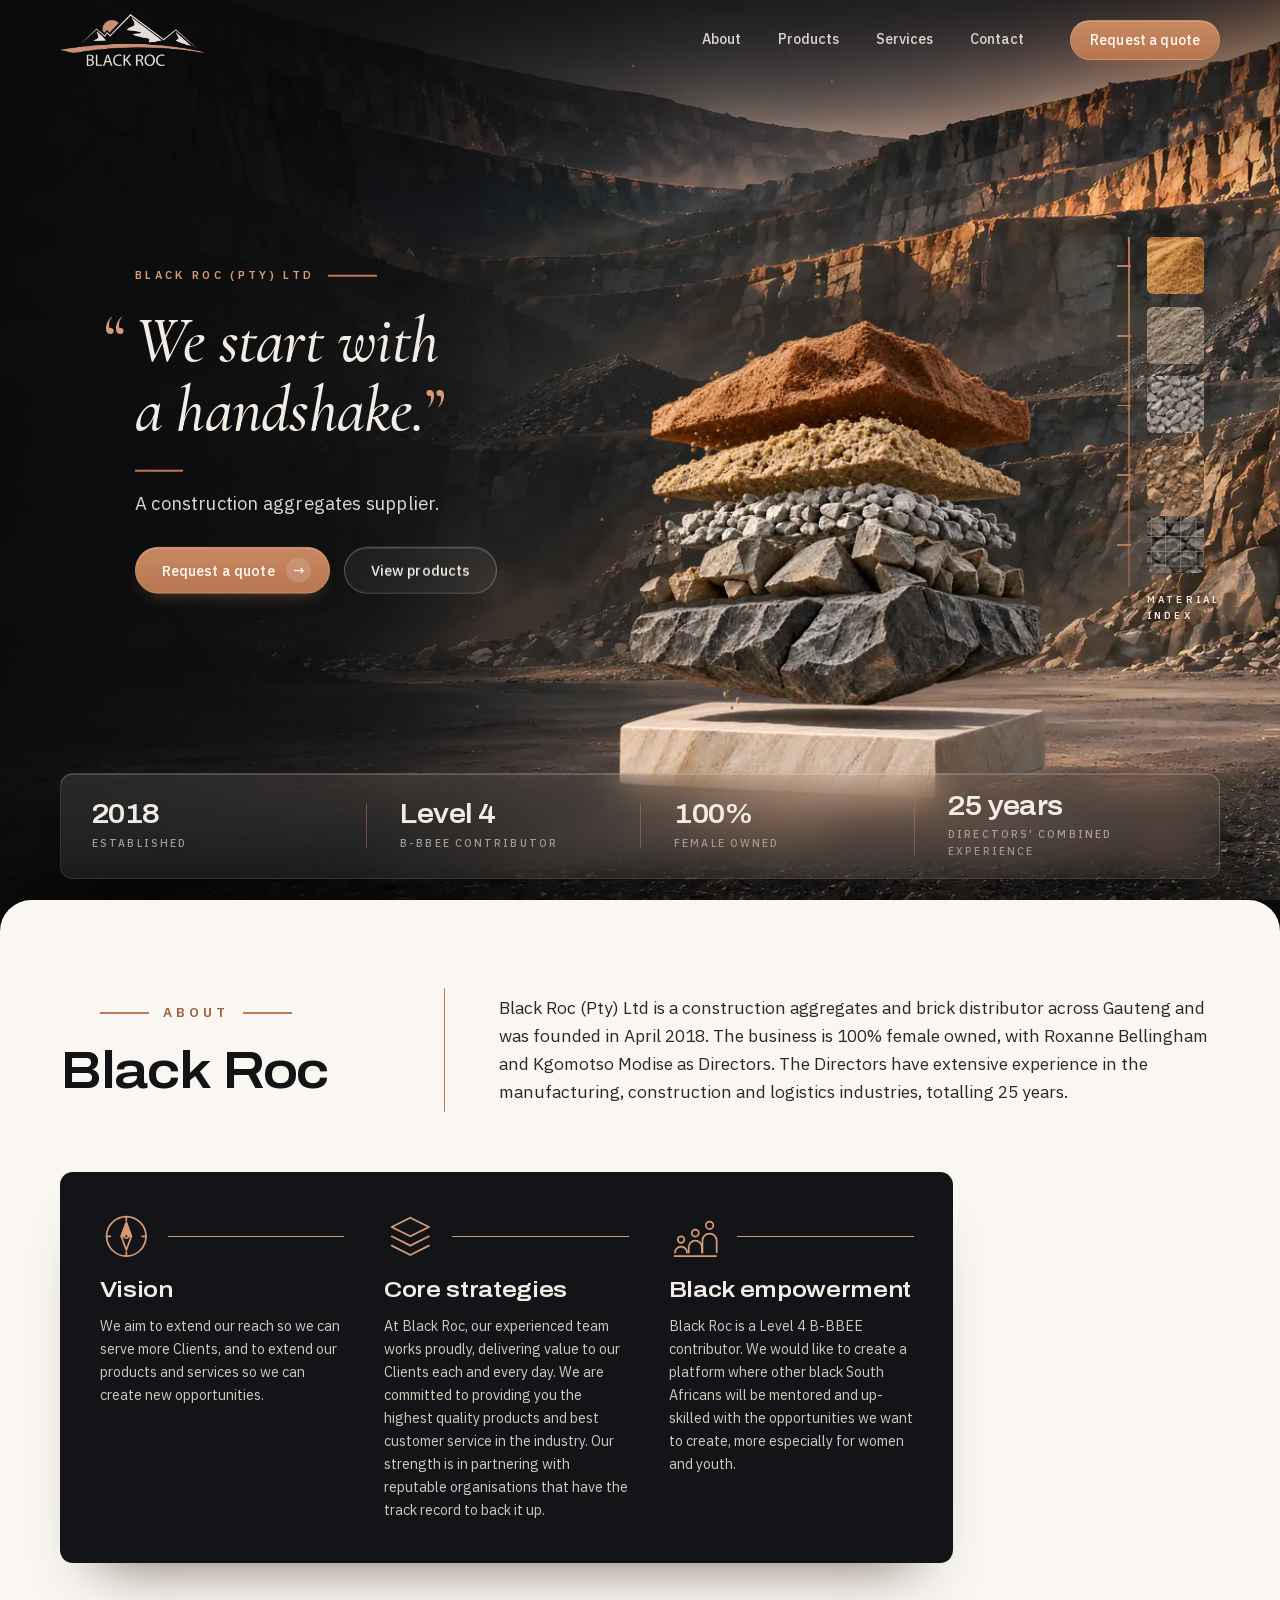
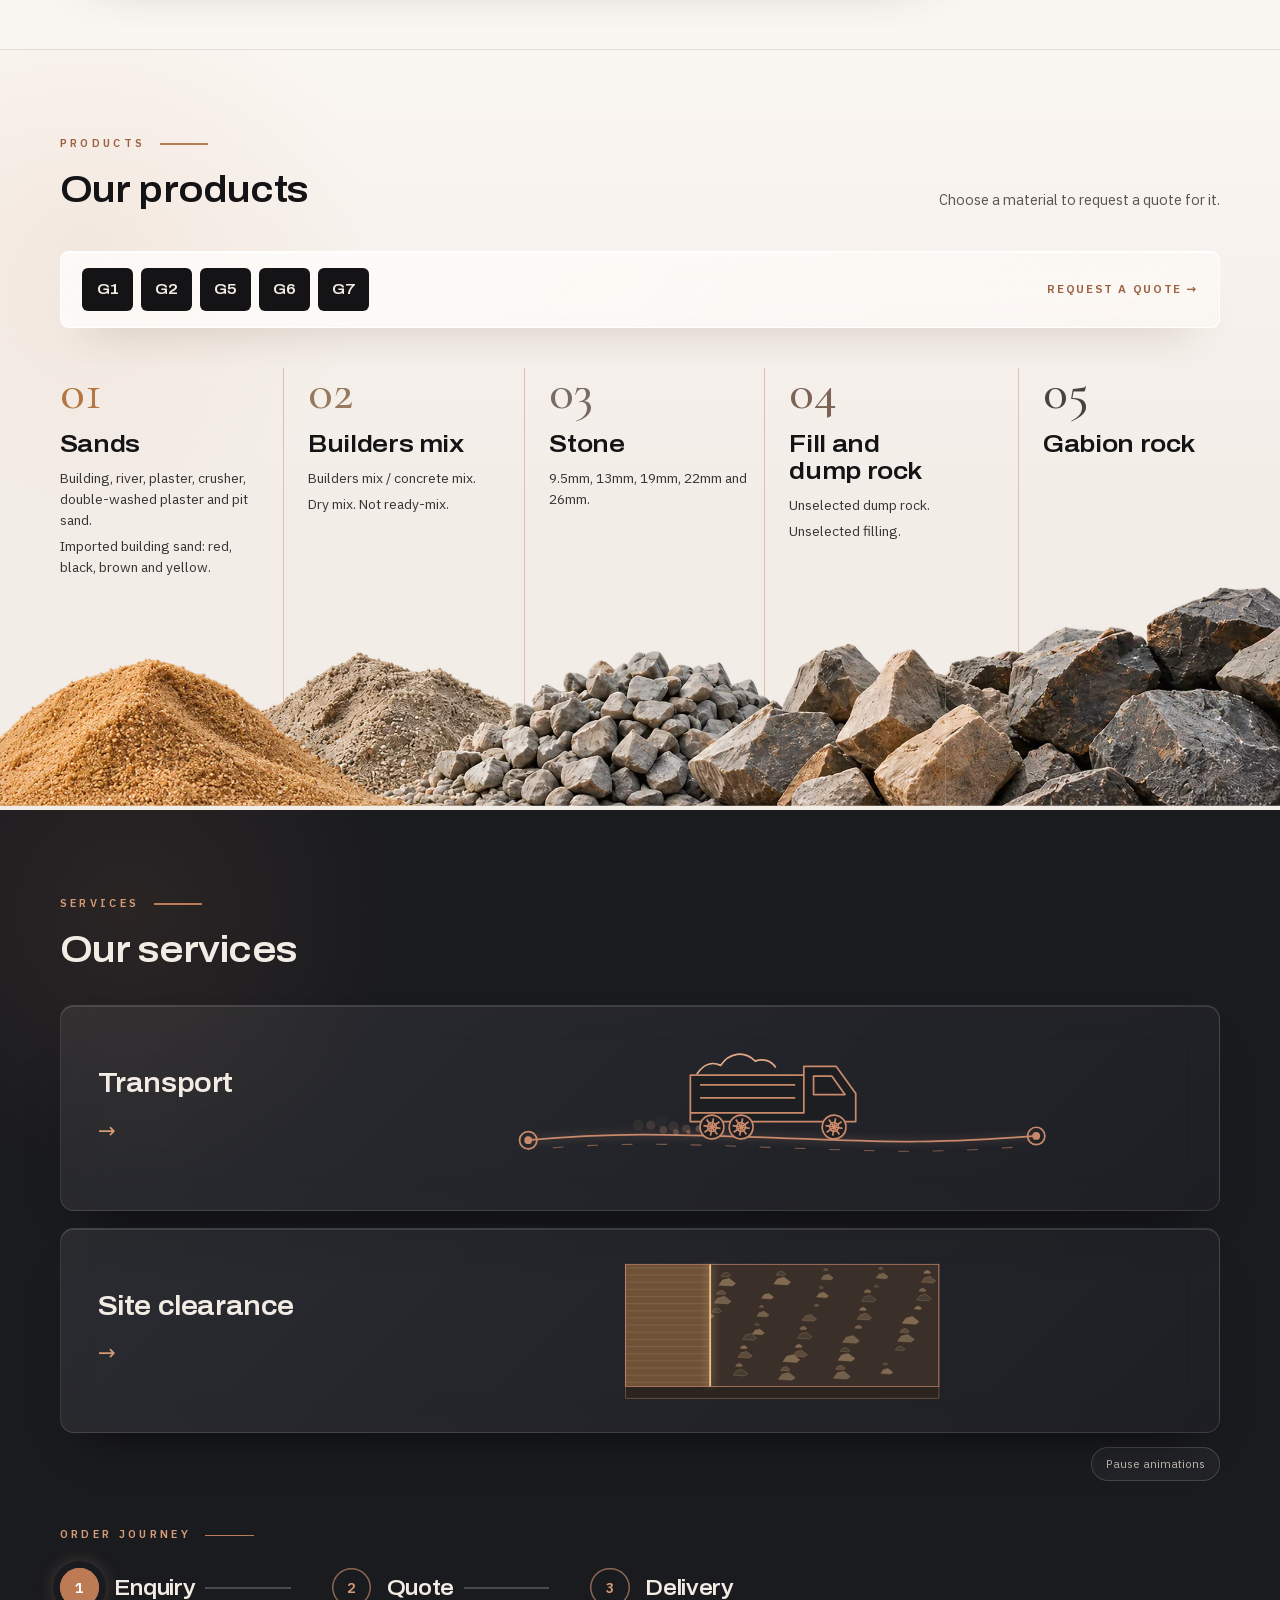
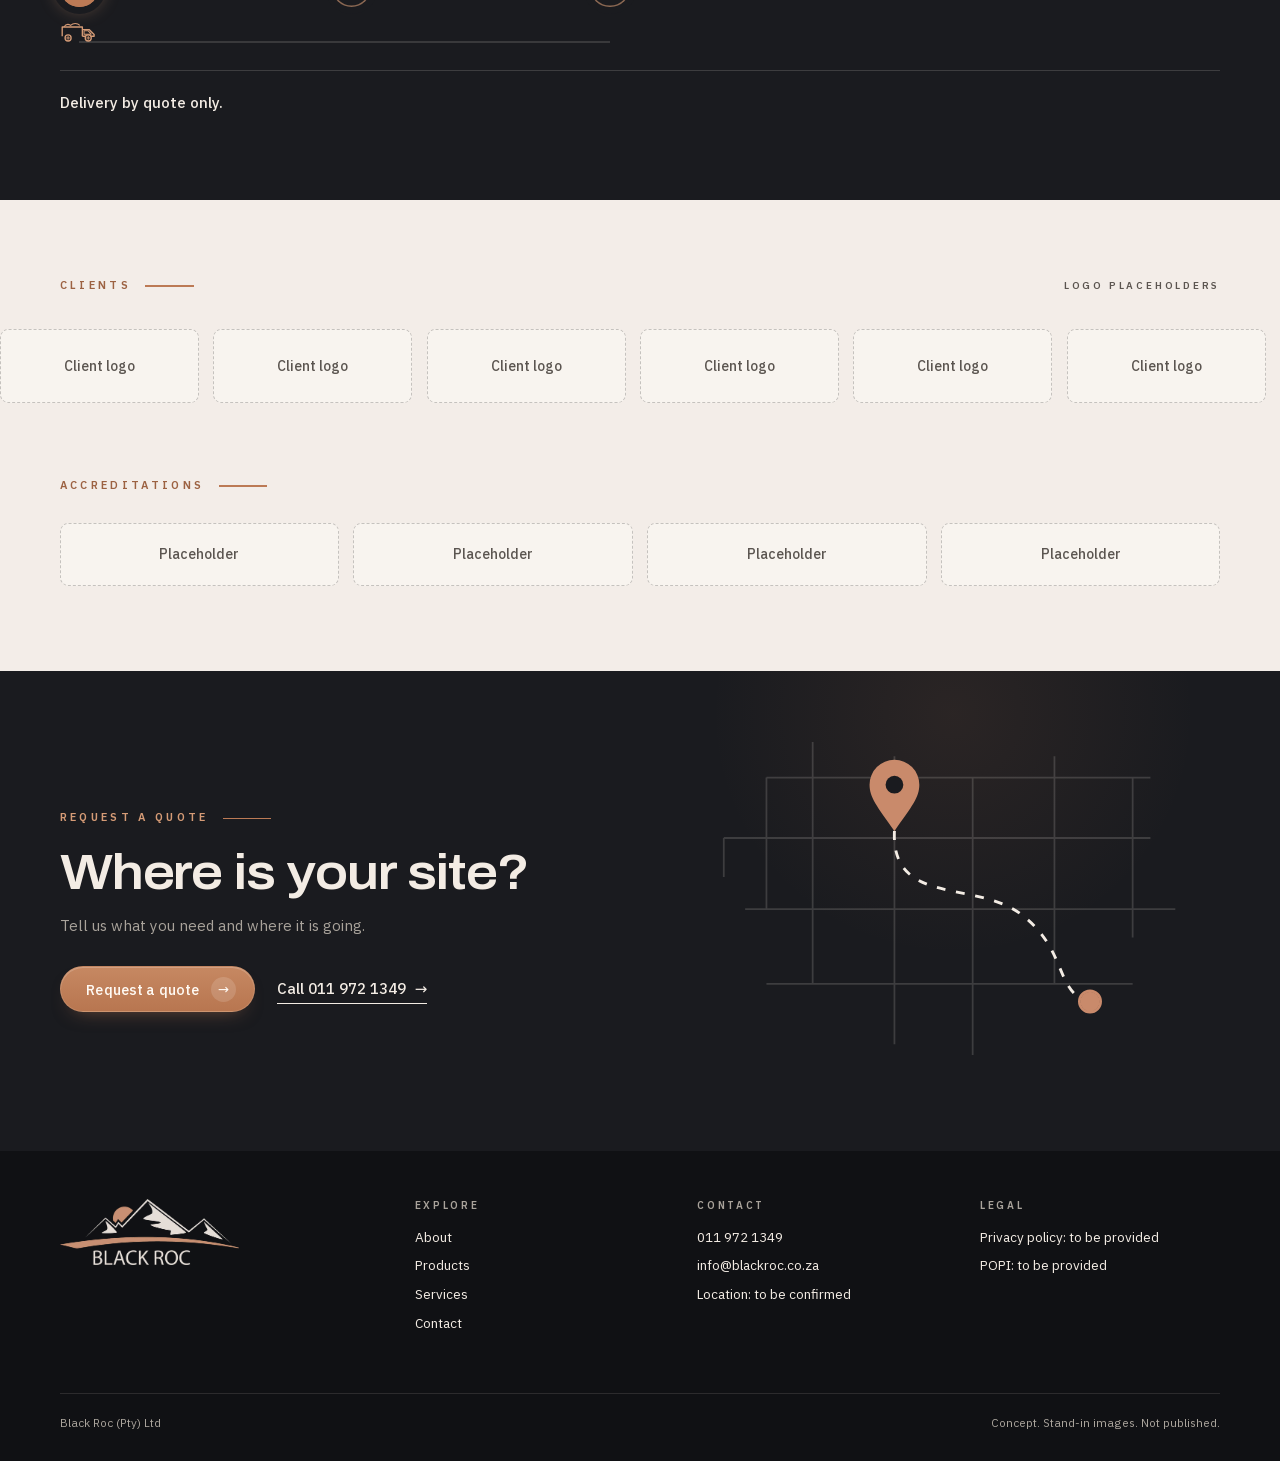
<file: index.html>
<!doctype html>
<html lang="en">
<head>
<meta charset="utf-8">
<meta name="viewport" content="width=device-width,initial-scale=1,viewport-fit=cover">
<meta name="robots" content="noindex, nofollow">
<meta name="theme-color" content="#131316">
<title>Black Roc | A construction aggregates supplier</title>
<meta name="description" content="Black Roc (Pty) Ltd is a construction aggregates and brick distributor across Gauteng: sands, builders mix, stone, fill, dump rock and gabion rock, with transport and site clearance.">
<link rel="icon" href="assets/logo/blackroc-logo.png">
<link rel="preload" href="assets/fonts/archivo-normal-latin.woff2" as="font" type="font/woff2" crossorigin><link rel="preload" href="assets/fonts/ibm-plex-sans-normal-latin.woff2" as="font" type="font/woff2" crossorigin><link rel="preload" href="assets/fonts/cormorant-garamond-italic-latin.woff2" as="font" type="font/woff2" crossorigin>
<script>if(/[?&]theme=light/.test(location.search))document.documentElement.classList.add("light");document.documentElement.classList.add("about-inv")</script>
<link rel="stylesheet" href="css/site.css?v=44">
</head>
<body>
<a class="skip" href="#main">Skip to content</a>
<header class="head">
  <a class="logo" href="index.html" aria-label="Black Roc, home"><img src="assets/logo/blackroc-logo-light-480.webp" alt="Black Roc" width="480" height="175"></a>
  <nav aria-label="Main">
    <a href="index.html#about">About</a><a href="index.html#products">Products</a><a href="index.html#services">Services</a><a href="contact.html">Contact</a>
    <a class="btn copper" href="contact.html"><span>Request a quote</span></a>
  </nav>
  <button class="burger" aria-label="Menu" aria-expanded="false"><i></i><i></i><i></i></button>
</header>
<nav class="sheet" aria-label="Menu">
  <div><a class="big" href="index.html"><em>01</em>Home</a><a class="big" href="index.html#about"><em>02</em>About</a><a class="big" href="index.html#products"><em>03</em>Products</a><a class="big" href="index.html#services"><em>04</em>Services</a><a class="big" href="contact.html"><em>05</em>Contact</a></div>
  <p>Black Roc (Pty) Ltd<br>011 972 1349<br>info@blackroc.co.za</p>
</nav>
<div class="dock">
  <a class="btn line" href="tel:0119721349"><svg viewBox="0 0 24 24" fill="currentColor" aria-hidden="true"><path d="M6.6 10.8a15 15 0 0 0 6.6 6.6l2.2-2.2a1 1 0 0 1 1-.25c1.1.37 2.3.57 3.6.57a1 1 0 0 1 1 1V20a1 1 0 0 1-1 1A17 17 0 0 1 3 4a1 1 0 0 1 1-1h3.5a1 1 0 0 1 1 1c0 1.25.2 2.45.57 3.57a1 1 0 0 1-.25 1z"/></svg><span>011 972 1349</span></a>
  <a class="btn copper" href="contact.html"><span>Request a quote</span></a>
</div>

<main id="main">
<section class="hero" id="top">
  <div class="stage"><div class="floor"></div></div><div class="beam"></div><canvas id="dust" aria-hidden="true"></canvas><div class="cover" aria-hidden="true"></div>
  <div class="copy">
    <div class="eyebrow">Black Roc (Pty) Ltd</div>
    <blockquote class="quote-line"><span class="q open" aria-hidden="true">“</span><span class="l"><span><span class="m-q" hidden>“</span>We start with</span></span><span class="l"><span>a handshake.<span class="q">”</span></span></span></blockquote>
    <div class="rule"></div>
    <h1>A construction aggregates supplier.</h1>
    <div class="cta"><a class="btn copper" href="contact.html"><span>Request a quote</span><span class="ar" aria-hidden="true">→</span></a><a class="btn line" href="#products"><span>View products</span></a></div>
  </div>
  <div class="art stk2" id="art" role="group" aria-label="Material stack (illustrative): hover or tap a layer">
    <img class="piece" data-k="1" src="assets/h2/01-sands.webp" srcset="assets/h2/01-sands-480.webp 480w, assets/h2/01-sands-720.webp 720w, assets/h2/01-sands.webp 1000w" sizes="(max-width:860px) 80vw, 37vw" width="1000" height="1168" fetchpriority="high" alt="" draggable="false" style="top:-5.4393%;--i:0">
    <img class="piece" data-k="2" src="assets/h2/02-builders-mix.webp" srcset="assets/h2/02-builders-mix-480.webp 480w, assets/h2/02-builders-mix-720.webp 720w, assets/h2/02-builders-mix.webp 1000w" sizes="(max-width:860px) 80vw, 37vw" width="1000" height="1168" fetchpriority="high" alt="" draggable="false" style="top:-6.6109%;--i:1">
    <img class="piece" data-k="3" src="assets/h2/03-stone.webp" srcset="assets/h2/03-stone-480.webp 480w, assets/h2/03-stone-720.webp 720w, assets/h2/03-stone.webp 1000w" sizes="(max-width:860px) 80vw, 37vw" width="1000" height="1168" fetchpriority="high" alt="" draggable="false" style="top:-7.4477%;--i:2">
    <img class="piece" data-k="4" src="assets/h2/04-fill-and-dump-rock.webp" srcset="assets/h2/04-fill-and-dump-rock-480.webp 480w, assets/h2/04-fill-and-dump-rock-720.webp 720w, assets/h2/04-fill-and-dump-rock.webp 1000w" sizes="(max-width:860px) 80vw, 37vw" width="1000" height="1168" fetchpriority="high" alt="" draggable="false" style="top:-10.7113%;--i:3">
    <img class="piece" data-k="5" src="assets/h2/05-gabion-rock.webp" srcset="assets/h2/05-gabion-rock-480.webp 480w, assets/h2/05-gabion-rock-720.webp 720w, assets/h2/05-gabion-rock.webp 1000w" sizes="(max-width:860px) 80vw, 37vw" width="1000" height="1328" fetchpriority="high" alt="" draggable="false" style="top:-22.8452%;--i:4">
    <img class="piece plinth" src="assets/h2/06-plinth-with-shadow.webp" srcset="assets/h2/06-plinth-with-shadow-480.webp 480w, assets/h2/06-plinth-with-shadow-720.webp 720w, assets/h2/06-plinth-with-shadow.webp 1000w" sizes="(max-width:860px) 80vw, 37vw" width="1000" height="1168" fetchpriority="high" alt="" draggable="false" style="top:-9.8745%">
    <button class="lyr" data-k="1" aria-label="Sands" style="top:0.5021%;height:27.9498%"></button>
    <button class="lyr" data-k="2" aria-label="Builders mix" style="top:20.3347%;height:18.0753%"></button>
    <button class="lyr" data-k="3" aria-label="Stone" style="top:34.0586%;height:14.3933%"></button>
    <button class="lyr" data-k="4" aria-label="Fill and dump rock" style="top:42.3431%;height:16.8201%"></button>
    <button class="lyr" data-k="5" aria-label="Gabion rock" style="top:55.0628%;height:26.6109%"></button>
  </div>
  <div class="index d-only" aria-label="Material index">
    <button data-k="1" style="background-image:url(assets/h/material-sands.webp)" aria-label="Sands"><i>01 Sands</i></button>
    <button data-k="2" style="background-image:url(assets/h/material-builders-mix.webp)" aria-label="Builders mix"><i>02 Builders mix</i></button>
    <button data-k="3" style="background-image:url(assets/h/material-stone.webp)" aria-label="Stone"><i>03 Stone</i></button>
    <button data-k="4" style="background-image:url(assets/h/material-fill-dump-rock.webp)" aria-label="Fill and dump rock"><i>04 Fill and dump rock</i></button>
    <button data-k="5" style="background-image:url(assets/h/material-gabion-rock.webp)" aria-label="Gabion rock"><i>05 Gabion rock</i></button>
    <p>Material<br>index</p>
  </div>
  <div class="m-index m-only">
    <p>Material index <span id="swname">Tap a material</span></p>
    <div class="sw">
      <button data-k="1" style="background-image:url(assets/h/material-sands.webp)" aria-label="Sands"></button><button data-k="2" style="background-image:url(assets/h/material-builders-mix.webp)" aria-label="Builders mix"></button><button data-k="3" style="background-image:url(assets/h/material-stone.webp)" aria-label="Stone"></button><button data-k="4" style="background-image:url(assets/h/material-fill-dump-rock.webp)" aria-label="Fill and dump rock"></button><button data-k="5" style="background-image:url(assets/h/material-gabion-rock.webp)" aria-label="Gabion rock"></button>
    </div>
  </div>
  <div class="m-cta m-only"><a class="btn copper" href="contact.html"><span>Request a quote</span><span class="ar" aria-hidden="true">→</span></a><a class="btn line" href="#products"><span>View products</span><span class="ar" aria-hidden="true">→</span></a></div>
  <div class="facts" aria-label="Key facts"><div class="wrap">
  <div><b data-n="2018">2018</b><small>Established</small></div>
  <div><b>Level 4</b><small>B-BBEE contributor</small></div>
  <div><b><span data-n="100">100</span>%</b><small>Female owned</small></div>
  <div><b><span data-n="25">25</span> years</b><small>Directors' combined experience</small></div>
</div></div>
</section>



<section class="about rv" id="about">
  <div class="wrap">
    <div class="top">
      <div class="ab-title"><div class="eyebrow">About</div><h2 class="fx">Black Roc</h2></div>
      <p class="lead fx" style="--i:1">Black Roc (Pty) Ltd is a construction aggregates and brick distributor across Gauteng and was founded in April 2018. The business is 100% female owned, with Roxanne Bellingham and Kgomotso Modise as Directors. The Directors have extensive experience in the manufacturing, construction and logistics industries, totalling 25 years.</p>
    </div>
    <div class="panel">
      <article class="pillar fx" style="--i:2"><div class="pl-head"><svg class="ico" viewBox="0 0 48 48" aria-hidden="true"><circle pathLength="1" cx="24" cy="24" r="18"/><path pathLength="1" d="M24 6v3.5M24 38.5V42M6 24h3.5M38.5 24H42"/><g class="needle"><path pathLength="1" d="M24 11.5 28.6 24 24 36.5 19.4 24Z"/><path class="dot" d="M24 11.5 28.6 24H19.4Z"/></g><circle class="dot hub" cx="24" cy="24" r="1.7"/></svg><span class="ln"></span></div><h3>Vision</h3><p>We aim to extend our reach so we can serve more Clients, and to extend our products and services so we can create new opportunities.</p></article>
      <article class="pillar fx" style="--i:3"><div class="pl-head"><svg class="ico" viewBox="0 0 48 48" aria-hidden="true"><path class="f f1" pathLength="1" d="M24 7 41 15.5 24 24 7 15.5Z"/><path class="f f2" pathLength="1" d="M7 24 24 32.5 41 24"/><path class="f f3" pathLength="1" d="M7 32.5 24 41 41 32.5"/></svg><span class="ln"></span></div><h3>Core strategies</h3><p>At Black Roc, our experienced team works proudly, delivering value to our Clients each and every day. We are committed to providing you the highest quality products and best customer service in the industry. Our strength is in partnering with reputable organisations that have the track record to back it up.</p></article>
      <article class="pillar fx" style="--i:4"><div class="pl-head"><svg class="ico" viewBox="0 0 48 48" aria-hidden="true"><path pathLength="1" d="M5 42H43"/><g class="u u1"><circle pathLength="1" cx="11" cy="27" r="3"/><path pathLength="1" d="M5.5 39a5.5 5.5 0 0 1 11 0"/></g><g class="u u2"><circle pathLength="1" cx="24" cy="21" r="3.2"/><path pathLength="1" d="M18 39v-5a6 6 0 0 1 12 0v5"/></g><g class="u u3"><circle pathLength="1" cx="37" cy="14" r="3.4"/><path pathLength="1" d="M30.5 39V28a6.5 6.5 0 0 1 13 0v11"/></g></svg><span class="ln"></span></div><h3>Black empowerment</h3><p>Black Roc is a Level 4 B-BBEE contributor. We would like to create a platform where other black South Africans will be mentored and up-skilled with the opportunities we want to create, more especially for women and youth.</p></article>
    </div>
  </div>
  <span class="rock"><img class="rock-img" src="assets/rock.webp?v=44" srcset="assets/rock-800.webp 800w, assets/rock.webp?v=44 1200w" sizes="(max-width:860px) 140vw, 37vw" width="1200" height="801" alt="Stand-in image: a split rock face" loading="lazy" decoding="async"></span>
</section>

<section class="products rv" id="products">
  <div class="wrap sec-head"><div><div class="eyebrow">Products</div><h2 class="fx">Our products</h2></div><p class="fx" style="--i:1">Choose a material to request a quote for it.</p></div>
  <div class="wrap"><a class="grades fx" style="--i:2" href="contact.html?product=G1%2C%20G2%2C%20G5%2C%20G6%2C%20G7" aria-label="G1, G2, G5, G6, G7: request a quote">
    <span class="g-tiles"><b>G1</b><b>G2</b><b>G5</b><b>G6</b><b>G7</b></span>
    <span class="g-go">Request a quote <span class="ar" aria-hidden="true">→</span></span>
  </a></div>
  <div class="cols">
    <a class="col" href="contact.html?product=Sands"><span class="num fx" style="--i:0">01</span><h3 class="fx" style="--i:1">Sands</h3><ul class="fx" style="--i:2"><li>Building, river, plaster, crusher, double-washed plaster and pit sand.</li><li>Imported building sand: red, black, brown and yellow.</li></ul><span class="go">Request a quote <span aria-hidden="true">→</span></span><img class="pile m-only" src="assets/products/product-1-768.webp" srcset="assets/products/product-1-768.webp 768w, assets/products/product-1-1152.webp 1152w, assets/products/product-1-1536.webp 1536w" sizes="(max-width:860px) 92vw, 1px" width="1536" height="680" alt="Stand-in image: sands" loading="lazy" decoding="async"></a>
    <a class="col" href="contact.html?product=Builders%20mix"><span class="num fx" style="--i:1">02</span><h3 class="fx" style="--i:2">Builders mix</h3><ul class="fx" style="--i:3"><li>Builders mix / concrete mix.</li><li>Dry mix. Not ready-mix.</li></ul><span class="go">Request a quote <span aria-hidden="true">→</span></span><img class="pile m-only" src="assets/products/product-2-768.webp" srcset="assets/products/product-2-768.webp 768w, assets/products/product-2-1152.webp 1152w, assets/products/product-2-1536.webp 1536w" sizes="(max-width:860px) 92vw, 1px" width="1536" height="639" alt="Stand-in image: builders mix" loading="lazy" decoding="async"></a>
    <a class="col" href="contact.html?product=Stone"><span class="num fx" style="--i:2">03</span><h3 class="fx" style="--i:3">Stone</h3><ul class="fx" style="--i:4"><li>9.5mm, 13mm, 19mm, 22mm and 26mm.</li></ul><span class="go">Request a quote <span aria-hidden="true">→</span></span><img class="pile m-only" src="assets/products/product-3-768.webp" srcset="assets/products/product-3-768.webp 768w, assets/products/product-3-1152.webp 1152w, assets/products/product-3-1536.webp 1536w" sizes="(max-width:860px) 92vw, 1px" width="1536" height="642" alt="Stand-in image: stone" loading="lazy" decoding="async"></a>
    <a class="col" href="contact.html?product=Fill%20and%20dump%20rock"><span class="num fx" style="--i:3">04</span><h3 class="fx" style="--i:4">Fill and<br>dump rock</h3><ul class="fx" style="--i:5"><li>Unselected dump rock.</li><li>Unselected filling.</li></ul><span class="go">Request a quote <span aria-hidden="true">→</span></span><img class="pile m-only" src="assets/products/product-4-768.webp" srcset="assets/products/product-4-768.webp 768w, assets/products/product-4-1152.webp 1152w, assets/products/product-4-1536.webp 1536w" sizes="(max-width:860px) 92vw, 1px" width="1536" height="664" alt="Stand-in image: fill and dump rock" loading="lazy" decoding="async"></a>
    <a class="col" href="contact.html?product=Gabion%20rock"><span class="num fx" style="--i:4">05</span><h3 class="fx" style="--i:5">Gabion rock</h3><span class="go">Request a quote <span aria-hidden="true">→</span></span><img class="pile m-only" src="assets/products/product-5-768.webp" srcset="assets/products/product-5-768.webp 768w, assets/products/product-5-1152.webp 1152w, assets/products/product-5-1536.webp 1536w" sizes="(max-width:860px) 92vw, 1px" width="1536" height="782" alt="Stand-in image: gabion rock" loading="lazy" decoding="async"></a>
  </div>
  <div class="piles d-only"><img class="pl" src="assets/products/products-strip-2172.webp" srcset="assets/products/products-strip-1200.webp 1200w, assets/products/products-strip-2172.webp 2172w" sizes="100vw" width="2172" height="376" alt="Stand-in image: piles of sands, builders mix, stone, fill and dump rock, and gabion rock" loading="lazy" decoding="async"><img class="pl" src="assets/products/products-strip-2172.webp" srcset="assets/products/products-strip-1200.webp 1200w, assets/products/products-strip-2172.webp 2172w" sizes="100vw" width="2172" height="376" alt="" aria-hidden="true" loading="lazy" decoding="async"><img class="pl" src="assets/products/products-strip-2172.webp" srcset="assets/products/products-strip-1200.webp 1200w, assets/products/products-strip-2172.webp 2172w" sizes="100vw" width="2172" height="376" alt="" aria-hidden="true" loading="lazy" decoding="async"><img class="pl" src="assets/products/products-strip-2172.webp" srcset="assets/products/products-strip-1200.webp 1200w, assets/products/products-strip-2172.webp 2172w" sizes="100vw" width="2172" height="376" alt="" aria-hidden="true" loading="lazy" decoding="async"><img class="pl" src="assets/products/products-strip-2172.webp" srcset="assets/products/products-strip-1200.webp 1200w, assets/products/products-strip-2172.webp 2172w" sizes="100vw" width="2172" height="376" alt="" aria-hidden="true" loading="lazy" decoding="async"></div>
</section>

<section class="svc rv on-dark" id="services"><div class="wrap">
  <div class="eyebrow">Services</div><h2 class="fx">Our services</h2>
  <div class="svc-rows">
    <a class="svc-row fx" style="--i:1" href="contact.html?product=Transport"><div class="sv-txt"><h3>Transport</h3><span class="ar" aria-hidden="true">→</span></div><svg class="sv-art tr" viewBox="0 112 500 130" role="img" aria-label="Illustration: a truck on a road"><path class="road" fill="none" stroke="currentColor" stroke-width="1.6"/><path class="marks" fill="none" stroke="currentColor" stroke-opacity=".55" stroke-dasharray="10 22" transform="translate(0 9)"/><g class="ends"><circle class="e1" r="8" fill="none" stroke="currentColor" stroke-width="1.6"/><circle class="e1d" r="3.6" fill="currentColor"/><circle class="e2" r="8" fill="none" stroke="currentColor" stroke-width="1.6"/><circle class="e2d" r="3.6" fill="currentColor"/></g><g class="truck" stroke="currentColor" stroke-width="1.6" stroke-linejoin="round"><path class="body" d="M-85 -23h105v-35h-105z M20 -23v-43h30l18 25v26H-85v-8 M29 -57h17l12 17H29z"/><path class="load" fill="none" d="M-79 -59c6 -9 14 -12 22 -8c8 -12 22 -14 32 -4c8 -3 15 0 19 6"/><path fill="none" d="M-76 -49H12M-76 -37H12"/><g transform="translate(-65,-10)"><g class="wheel"><circle class="body" r="11"/><circle r="4"/><path d="M-8 0H8M0 -8V8M-6 -6L6 6M-6 6L6 -6"/></g></g><g transform="translate(-38,-10)"><g class="wheel"><circle class="body" r="11"/><circle r="4"/><path d="M-8 0H8M0 -8V8M-6 -6L6 6M-6 6L6 -6"/></g></g><g transform="translate(48,-10)"><g class="wheel"><circle class="body" r="11"/><circle r="4"/><path d="M-8 0H8M0 -8V8M-6 -6L6 6M-6 6L6 -6"/></g></g></g></svg></a>
    <a class="svc-row fx" style="--i:2" href="contact.html?product=Site%20clearance"><div class="sv-txt"><h3>Site clearance</h3><span class="ar" aria-hidden="true">→</span></div><svg class="sv-art cl" viewBox="38 62 424 214" role="img" aria-label="Illustration: a rough plot being cleared to level ground"><defs><clipPath id="clr"><rect class="rv-rect" x="45" y="60" width="130" height="205"/></clipPath></defs><g transform="translate(250 160) scale(1 .78) translate(-250 -160)"><path class="slab" d="M45 265V285H455V265"/><rect class="rough" x="45" y="60" width="410" height="205"/><g class="debris"></g><g clip-path="url(#clr)"><rect class="clear" x="45" y="60" width="410" height="205"/><g class="rows"></g></g><rect class="edge" x="45" y="60" width="410" height="205"/><path class="sweep"/></g></svg></a>
  </div>
  <button class="anim-toggle fx" style="--i:3" type="button" aria-pressed="false">Pause animations</button>
  <div class="j-row">
    <div class="eyebrow">Order journey</div>
    <ol class="journey h"><li><i>1</i>Enquiry</li><li><i>2</i>Quote</li><li><i>3</i>Delivery</li></ol>
    <p class="byq"><b>Delivery by quote only.</b></p>
  </div>
</div></section>

<section class="partners rv" aria-label="Clients (placeholders)">
  <div class="wrap sec-head"><div><div class="eyebrow">Clients</div></div><span class="ph-note">Logo placeholders</span></div>
  <div class="rail" id="rail"></div>
</section>
<section class="accr rv" aria-label="Accreditations (placeholders)"><div class="wrap">
  <div class="eyebrow">Accreditations</div>
  <div class="tiles"><span>Placeholder</span><span>Placeholder</span><span>Placeholder</span><span>Placeholder</span></div>
</div></section>

<section class="close rv on-dark"><div class="wrap">
  <div>
    <div class="eyebrow">Request a quote</div>
    <h2 class="fx">Where is your site?</h2>
    <p class="fx" style="--i:1">Tell us what you need and where it is going.</p>
    <div class="row fx" style="--i:2"><a class="btn copper" href="contact.html"><span>Request a quote</span><span class="ar" aria-hidden="true">→</span></a><a class="link" href="tel:0119721349">Call 011 972 1349 <span class="ar" aria-hidden="true">→</span></a></div>
  </div>
  <div class="map run d-only"><svg viewBox="0 0 264 190" aria-hidden="true">
      <defs><mask id="mk"><path class="mask" pathLength="1" d="M106 50 C104 92 150 78 176 96 C204 116 196 142 216 146"/></mask></defs>
      <path class="g" d="M34 20 H250 M10 54 H250 M22 94 H264 M34 136 H240 M60 0 V136 M106 8 V170 M150 20 V176 M196 8 V136 M240 20 V110 M34 20 V94 M10 54 V76"/>
      <path class="route" mask="url(#mk)" d="M106 50 C104 92 150 78 176 96 C204 116 196 142 216 146"/>
      <g class="pin"><path d="M106 50 C96 36 92 31 92 24 a14 14 0 0 1 28 0 C120 31 116 36 106 50 Z" fill="#c98a6b"/><circle cx="106" cy="24" r="5" fill="#1a1b1f"/></g>
      <circle class="ring" cx="216" cy="146" r="6" fill="none" stroke="#c98a6b" stroke-width="1.5"/><circle class="dot" cx="216" cy="146" r="5.5" fill="#c98a6b"/>
    </svg></div>
</div></section>
</main>
<footer>
  <div class="wrap">
    <div class="brand"><a class="logo" href="index.html" aria-label="Black Roc"><img src="assets/logo/blackroc-logo-light-480.webp" alt="Black Roc" width="480" height="175"></a></div>
    <div><h4>Explore</h4><ul><li><a href="index.html#about">About</a></li><li><a href="index.html#products">Products</a></li><li><a href="index.html#services">Services</a></li><li><a href="contact.html">Contact</a></li></ul></div>
    <div><h4>Contact</h4><ul><li><a href="tel:0119721349">011 972 1349</a></li><li><a href="mailto:info@blackroc.co.za">info@blackroc.co.za</a></li><li>Location: to be confirmed</li></ul></div>
    <div><h4>Legal</h4><ul><li>Privacy policy: to be provided</li><li>POPI: to be provided</li></ul></div>
    <div class="base"><span>Black Roc (Pty) Ltd</span><span>Concept. Stand-in images. Not published.</span></div>
  </div>
</footer>
<script src="js/site.js?v=44"></script>
<script src="js/services.js?v=44"></script>
</body>
</html>
</file>
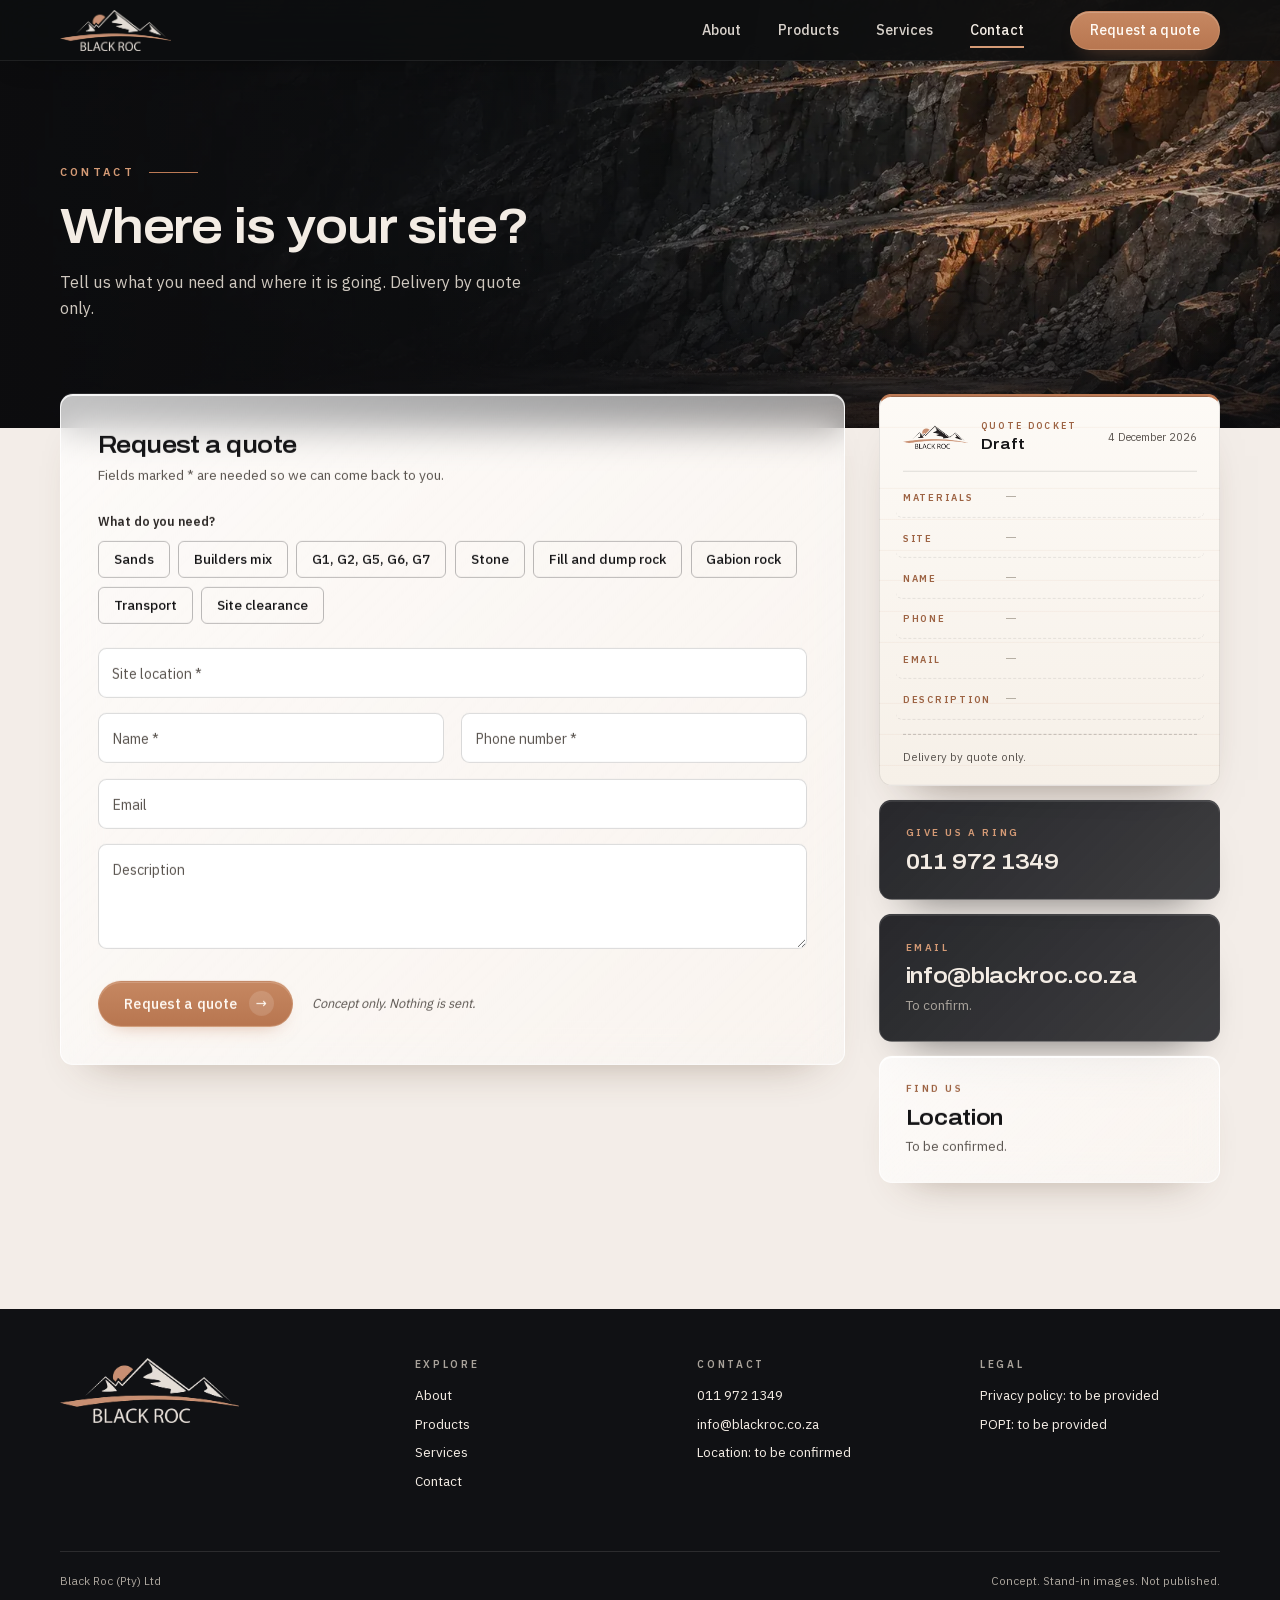
<file: contact.html>
<!doctype html>
<html lang="en">
<head>
<meta charset="utf-8">
<meta name="viewport" content="width=device-width,initial-scale=1,viewport-fit=cover">
<meta name="robots" content="noindex, nofollow">
<meta name="theme-color" content="#131316">
<title>Contact | Black Roc</title>
<meta name="description" content="Request a quote from Black Roc (Pty) Ltd: tell us what you need and where your site is.">
<link rel="icon" href="assets/logo/blackroc-logo.png">
<link rel="preload" href="assets/fonts/archivo-normal-latin.woff2" as="font" type="font/woff2" crossorigin><link rel="preload" href="assets/fonts/ibm-plex-sans-normal-latin.woff2" as="font" type="font/woff2" crossorigin><link rel="preload" href="assets/fonts/cormorant-garamond-italic-latin.woff2" as="font" type="font/woff2" crossorigin>
<script>if(/[?&]theme=light/.test(location.search))document.documentElement.classList.add("light")</script>
<link rel="stylesheet" href="css/site.css?v=44">
</head>
<body>
<a class="skip" href="#main">Skip to content</a>
<header class="head">
  <a class="logo" href="index.html" aria-label="Black Roc, home"><img src="assets/logo/blackroc-logo-light-480.webp" alt="Black Roc" width="480" height="175"></a>
  <nav aria-label="Main">
    <a href="index.html#about">About</a><a href="index.html#products">Products</a><a href="index.html#services">Services</a><a href="contact.html" aria-current="page">Contact</a>
    <a class="btn copper" href="contact.html"><span>Request a quote</span></a>
  </nav>
  <button class="burger" aria-label="Menu" aria-expanded="false"><i></i><i></i><i></i></button>
</header>
<nav class="sheet" aria-label="Menu">
  <div><a class="big" href="index.html"><em>01</em>Home</a><a class="big" href="index.html#about"><em>02</em>About</a><a class="big" href="index.html#products"><em>03</em>Products</a><a class="big" href="index.html#services"><em>04</em>Services</a><a class="big" href="contact.html"><em>05</em>Contact</a></div>
  <p>Black Roc (Pty) Ltd<br>011 972 1349<br>info@blackroc.co.za</p>
</nav>
<div class="dock">
  <a class="btn line" href="tel:0119721349"><svg viewBox="0 0 24 24" fill="currentColor" aria-hidden="true"><path d="M6.6 10.8a15 15 0 0 0 6.6 6.6l2.2-2.2a1 1 0 0 1 1-.25c1.1.37 2.3.57 3.6.57a1 1 0 0 1 1 1V20a1 1 0 0 1-1 1A17 17 0 0 1 3 4a1 1 0 0 1 1-1h3.5a1 1 0 0 1 1 1c0 1.25.2 2.45.57 3.57a1 1 0 0 1-.25 1z"/></svg><span>011 972 1349</span></a>
  <a class="btn copper" href="#qf"><span>Request a quote</span></a>
</div>

<main id="main">
<section class="c-hero load"><div class="wrap">
  <div class="eyebrow on-dark">Contact</div>
  <h1><span class="l"><span>Where is your site?</span></span></h1>
  <p>Tell us what you need and where it is going. Delivery by quote only.</p>
  <div class="c-intro mob">
    <a class="ph" href="tel:+27119721349"><svg viewBox="0 0 24 24" fill="currentColor" aria-hidden="true"><path d="M6.6 10.8a15 15 0 0 0 6.6 6.6l2.2-2.2a1 1 0 0 1 1-.25c1.1.37 2.3.57 3.6.57a1 1 0 0 1 1 1V20a1 1 0 0 1-1 1A17 17 0 0 1 3 4a1 1 0 0 1 1-1h3.5a1 1 0 0 1 1 1c0 1.25.2 2.45.57 3.57a1 1 0 0 1-.25 1z"/></svg><span>011 972 1349</span></a>
    <a class="btn line" href="tel:+27119721349"><span>Call</span></a>
    <button class="btn copper" type="button" id="startq"><span>Start your quote</span><span class="ar" aria-hidden="true">→</span></button>
    <p class="c-loc"><svg viewBox="0 0 24 24" fill="none" stroke="currentColor" stroke-width="1.6" aria-hidden="true"><path d="M12 21s7-6.2 7-11.5A7 7 0 0 0 5 9.5C5 14.8 12 21 12 21z"/><circle cx="12" cy="9.5" r="2.5"/></svg><span><small>Location</small>To be confirmed.</span></p>
  </div>
</div></section>
<section class="c-main load"><div class="wrap c-grid">
  <form class="card" id="qf" novalidate autocomplete="off">
    <div class="steps-bar mob"><button type="button" class="back" id="back"><span aria-hidden="true">←</span> Back</button><ol class="dots" aria-hidden="true"><li></li><li></li><li></li></ol><span class="count" id="count">2 of 3</span></div>
    <div class="step s2">
      <h2 class="d-only">Request a quote</h2>
      <p class="hint d-only">Fields marked * are needed so we can come back to you.</p>
      <div class="mob"><div class="eyebrow">Request a quote</div><h2 class="mh">What do you need?</h2></div>
      <span class="lbl d-only" id="pc">What do you need?</span>
      <div class="chips" role="group" aria-labelledby="pc"><button type="button" aria-pressed="false" style="--img:url(../assets/h/material-sands.webp)">Sands</button><button type="button" aria-pressed="false" style="--img:url(../assets/h/material-builders-mix.webp)">Builders mix</button><button type="button" aria-pressed="false" class="wide" style="--img:url(../assets/h/material-grade-group-placeholder.webp)">G1, G2, G5, G6, G7</button><button type="button" aria-pressed="false" style="--img:url(../assets/h/material-stone.webp)">Stone</button><button type="button" aria-pressed="false" style="--img:url(../assets/h/material-fill-dump-rock.webp)">Fill and dump rock</button><button type="button" aria-pressed="false" style="--img:url(../assets/h/material-gabion-rock.webp)">Gabion rock</button><button type="button" aria-pressed="false" data-fit="contain" style="--img:url(../assets/h/service-transport.webp)">Transport</button><button type="button" aria-pressed="false" data-fit="contain" style="--img:url(../assets/h/service-site-clearance.webp)">Site clearance</button></div>
    </div>
    <div class="step s3">
      <div class="mob"><div class="eyebrow">Your details</div><h2 class="mh">Delivery details</h2></div>
      <div class="fields">
        <div class="f wide loc-f"><input id="loc" placeholder=" " autocomplete="street-address"><label for="loc">Site location *</label></div>
        <div class="f"><input id="nm" placeholder=" "><label for="nm">Name *</label></div>
        <div class="f"><input id="ph" placeholder=" " inputmode="tel"><label for="ph">Phone number *</label></div>
        <div class="f wide"><input id="em" placeholder=" " inputmode="email"><label for="em">Email</label></div>
        <div class="f wide"><textarea id="msg" placeholder=" "></textarea><label for="msg">Description</label></div>
      </div>
      <div class="send"><button class="btn copper" type="submit"><span>Request a quote</span><span class="ar" aria-hidden="true">→</span></button><em id="note">Concept only. Nothing is sent.</em></div>
    </div>
    <div class="step-next mob"><button class="btn copper" type="button" id="next" disabled><span>Continue</span><span class="ar" aria-hidden="true">→</span></button><p id="nexthint">Choose at least one.</p></div>
  </form>
  <aside class="side">
    <div class="docket" id="docket" aria-live="polite" aria-label="Your quote so far">
      <div class="dk-head"><img src="assets/logo/blackroc-logo-480.webp" alt="Black Roc" width="480" height="175"><div class="dk-t"><small>Quote docket</small><b id="dk-state">Draft</b></div><time id="dk-date"></time></div>
      <dl>
        <div class="dk-row" data-k="mat"><dt>Materials</dt><dd class="empty">—</dd></div>
        <div class="dk-row" data-k="site"><dt>Site</dt><dd class="empty">—</dd></div>
        <div class="dk-row" data-k="name"><dt>Name</dt><dd class="empty">—</dd></div>
        <div class="dk-row" data-k="phone"><dt>Phone</dt><dd class="empty">—</dd></div>
        <div class="dk-row" data-k="email"><dt>Email</dt><dd class="empty">—</dd></div>
        <div class="dk-row" data-k="note"><dt>Description</dt><dd class="empty">—</dd></div>
      </dl>
      <div class="dk-foot"><span>Delivery by quote only.</span></div>
      <span class="dk-stamp" aria-hidden="true">Quote requested</span>
    </div>
        <a class="info" href="tel:+27119721349"><small>Give us a ring</small><b>011 972 1349</b></a>
    <a class="info" href="mailto:info@blackroc.co.za"><small>Email</small><b>info@blackroc.co.za</b><span>To confirm.</span></a>
    <div class="info light"><small>Find us</small><b>Location</b><span>To be confirmed.</span></div>
  </aside>
</div></section>
</main>
<footer>
  <div class="wrap">
    <div class="brand"><a class="logo" href="index.html" aria-label="Black Roc"><img src="assets/logo/blackroc-logo-light-480.webp" alt="Black Roc" width="480" height="175"></a></div>
    <div><h4>Explore</h4><ul><li><a href="index.html#about">About</a></li><li><a href="index.html#products">Products</a></li><li><a href="index.html#services">Services</a></li><li><a href="contact.html">Contact</a></li></ul></div>
    <div><h4>Contact</h4><ul><li><a href="tel:0119721349">011 972 1349</a></li><li><a href="mailto:info@blackroc.co.za">info@blackroc.co.za</a></li><li>Location: to be confirmed</li></ul></div>
    <div><h4>Legal</h4><ul><li>Privacy policy: to be provided</li><li>POPI: to be provided</li></ul></div>
    <div class="base"><span>Black Roc (Pty) Ltd</span><span>Concept. Stand-in images. Not published.</span></div>
  </div>
</footer>
<script src="js/site.js?v=44"></script>
<script src="js/contact.js?v=44"></script>
</body>
</html>
</file>
<file: css/site.css>
@font-face {
  font-family: 'Archivo';
  font-style: normal;
  font-weight: 400 700;
  font-stretch: 100% 112%;
  font-display: swap;
  src: url(../assets/fonts/archivo-normal-latin-ext.woff2) format('woff2');
  unicode-range: U+0100-02BA, U+02BD-02C5, U+02C7-02CC, U+02CE-02D7, U+02DD-02FF, U+0304, U+0308, U+0329, U+1D00-1DBF, U+1E00-1E9F, U+1EF2-1EFF, U+2020, U+20A0-20AB, U+20AD-20C4, U+2113, U+2C60-2C7F, U+A720-A7FF;
}
@font-face {
  font-family: 'Archivo';
  font-style: normal;
  font-weight: 400 700;
  font-stretch: 100% 112%;
  font-display: swap;
  src: url(../assets/fonts/archivo-normal-latin.woff2) format('woff2');
  unicode-range: U+0000-00FF, U+0131, U+0152-0153, U+02BB-02BC, U+02C6, U+02DA, U+02DC, U+0304, U+0308, U+0329, U+2000-206F, U+20AC, U+2122, U+2191, U+2193, U+2212, U+2215, U+FEFF, U+FFFD;
}
@font-face {
  font-family: 'Cormorant Garamond';
  font-style: italic;
  font-weight: 500;
  font-display: swap;
  src: url(../assets/fonts/cormorant-garamond-italic-latin-ext.woff2) format('woff2');
  unicode-range: U+0100-02BA, U+02BD-02C5, U+02C7-02CC, U+02CE-02D7, U+02DD-02FF, U+0304, U+0308, U+0329, U+1D00-1DBF, U+1E00-1E9F, U+1EF2-1EFF, U+2020, U+20A0-20AB, U+20AD-20C4, U+2113, U+2C60-2C7F, U+A720-A7FF;
}
@font-face {
  font-family: 'Cormorant Garamond';
  font-style: italic;
  font-weight: 500;
  font-display: swap;
  src: url(../assets/fonts/cormorant-garamond-italic-latin.woff2) format('woff2');
  unicode-range: U+0000-00FF, U+0131, U+0152-0153, U+02BB-02BC, U+02C6, U+02DA, U+02DC, U+0304, U+0308, U+0329, U+2000-206F, U+20AC, U+2122, U+2191, U+2193, U+2212, U+2215, U+FEFF, U+FFFD;
}
@font-face {
  font-family: 'Cormorant Garamond';
  font-style: normal;
  font-weight: 500;
  font-display: swap;
  src: url(../assets/fonts/cormorant-garamond-normal-latin-ext.woff2) format('woff2');
  unicode-range: U+0100-02BA, U+02BD-02C5, U+02C7-02CC, U+02CE-02D7, U+02DD-02FF, U+0304, U+0308, U+0329, U+1D00-1DBF, U+1E00-1E9F, U+1EF2-1EFF, U+2020, U+20A0-20AB, U+20AD-20C4, U+2113, U+2C60-2C7F, U+A720-A7FF;
}
@font-face {
  font-family: 'Cormorant Garamond';
  font-style: normal;
  font-weight: 500;
  font-display: swap;
  src: url(../assets/fonts/cormorant-garamond-normal-latin.woff2) format('woff2');
  unicode-range: U+0000-00FF, U+0131, U+0152-0153, U+02BB-02BC, U+02C6, U+02DA, U+02DC, U+0304, U+0308, U+0329, U+2000-206F, U+20AC, U+2122, U+2191, U+2193, U+2212, U+2215, U+FEFF, U+FFFD;
}
@font-face {
  font-family: 'IBM Plex Sans';
  font-style: normal;
  font-weight: 400;
  font-stretch: 100%;
  font-display: swap;
  src: url(../assets/fonts/ibm-plex-sans-normal-latin-ext.woff2) format('woff2');
  unicode-range: U+0100-02BA, U+02BD-02C5, U+02C7-02CC, U+02CE-02D7, U+02DD-02FF, U+0304, U+0308, U+0329, U+1D00-1DBF, U+1E00-1E9F, U+1EF2-1EFF, U+2020, U+20A0-20AB, U+20AD-20C4, U+2113, U+2C60-2C7F, U+A720-A7FF;
}
@font-face {
  font-family: 'IBM Plex Sans';
  font-style: normal;
  font-weight: 400;
  font-stretch: 100%;
  font-display: swap;
  src: url(../assets/fonts/ibm-plex-sans-normal-latin.woff2) format('woff2');
  unicode-range: U+0000-00FF, U+0131, U+0152-0153, U+02BB-02BC, U+02C6, U+02DA, U+02DC, U+0304, U+0308, U+0329, U+2000-206F, U+20AC, U+2122, U+2191, U+2193, U+2212, U+2215, U+FEFF, U+FFFD;
}
@font-face {
  font-family: 'IBM Plex Sans';
  font-style: normal;
  font-weight: 500;
  font-stretch: 100%;
  font-display: swap;
  src: url(../assets/fonts/ibm-plex-sans-normal-latin-ext.woff2) format('woff2');
  unicode-range: U+0100-02BA, U+02BD-02C5, U+02C7-02CC, U+02CE-02D7, U+02DD-02FF, U+0304, U+0308, U+0329, U+1D00-1DBF, U+1E00-1E9F, U+1EF2-1EFF, U+2020, U+20A0-20AB, U+20AD-20C4, U+2113, U+2C60-2C7F, U+A720-A7FF;
}
@font-face {
  font-family: 'IBM Plex Sans';
  font-style: normal;
  font-weight: 500;
  font-stretch: 100%;
  font-display: swap;
  src: url(../assets/fonts/ibm-plex-sans-normal-latin.woff2) format('woff2');
  unicode-range: U+0000-00FF, U+0131, U+0152-0153, U+02BB-02BC, U+02C6, U+02DA, U+02DC, U+0304, U+0308, U+0329, U+2000-206F, U+20AC, U+2122, U+2191, U+2193, U+2212, U+2215, U+FEFF, U+FFFD;
}
@font-face {
  font-family: 'IBM Plex Sans';
  font-style: normal;
  font-weight: 600;
  font-stretch: 100%;
  font-display: swap;
  src: url(../assets/fonts/ibm-plex-sans-normal-latin-ext.woff2) format('woff2');
  unicode-range: U+0100-02BA, U+02BD-02C5, U+02C7-02CC, U+02CE-02D7, U+02DD-02FF, U+0304, U+0308, U+0329, U+1D00-1DBF, U+1E00-1E9F, U+1EF2-1EFF, U+2020, U+20A0-20AB, U+20AD-20C4, U+2113, U+2C60-2C7F, U+A720-A7FF;
}
@font-face {
  font-family: 'IBM Plex Sans';
  font-style: normal;
  font-weight: 600;
  font-stretch: 100%;
  font-display: swap;
  src: url(../assets/fonts/ibm-plex-sans-normal-latin.woff2) format('woff2');
  unicode-range: U+0000-00FF, U+0131, U+0152-0153, U+02BB-02BC, U+02C6, U+02DA, U+02DC, U+0304, U+0308, U+0329, U+2000-206F, U+20AC, U+2122, U+2191, U+2193, U+2212, U+2215, U+FEFF, U+FFFD;
}
/* Black Roc site styles. Desktop: 1rem = 16px at a 1440px window and scales with it.
   Mobile (860px and under) is its own composition further down. */
:root{
  --ink:#141416; --hero:#19191b; --strip:#0c0e10; --dark:#1a1b1f; --dark2:#141518;
  --cream:#f3ede8; --cream2:#f8f4ef; --cream3:#edeae6; --paper:#f3ece4; --mute:#5b5550; --mute-d:#a9a39b;
  --copper:#bc7a55; --copper-l:#d59b76; --copper-d:#9c6242;
  --r:.6rem; --r-s:.42rem;
  --ease:cubic-bezier(.22,1,.36,1);
  --head:"Archivo","IBM Plex Sans",system-ui,sans-serif;
  --body:"IBM Plex Sans",system-ui,sans-serif;
  --serif:"Cormorant Garamond",Georgia,serif;
  --pad:4.2rem;
}
*{box-sizing:border-box;margin:0;padding:0;-webkit-tap-highlight-color:transparent}
html{font-size:clamp(11.5px,1.1111vw,19px)}
body{font-family:var(--body);font-size:1.06rem;line-height:1.6;background:var(--strip);color:var(--ink);-webkit-font-smoothing:antialiased;overflow-x:hidden}
a{color:inherit;text-decoration:none}
button{font:inherit;color:inherit;cursor:pointer}
img{max-width:100%}
section{position:relative;scroll-margin-top:4.4rem}
:focus-visible{outline:2px solid var(--copper-l);outline-offset:3px;border-radius:4px}
.skip{position:absolute;left:-999px}.skip:focus{left:1rem;top:1rem;z-index:99;background:#fff;padding:.6rem 1rem;border-radius:var(--r-s)}
.wrap{max-width:90rem;margin:0 auto;padding:0 var(--pad);position:relative}
.m-only{display:none!important}

h1,h2,h3{font-family:var(--head);font-stretch:112%;font-weight:600;letter-spacing:-.022em;line-height:1.08}
h2{font-size:2.6rem}
h3{font-size:1.55rem;letter-spacing:-.015em}
.eyebrow{font-family:var(--body);font-size:.78rem;font-weight:600;letter-spacing:.3em;text-transform:uppercase;display:flex;align-items:center;gap:1rem;color:var(--copper-d)}
.eyebrow::after{content:"";width:3.4rem;height:1.5px;background:var(--copper);transform-origin:left;transition:transform 1.1s var(--ease) .15s}
.on-dark .eyebrow,.eyebrow.on-dark{color:var(--copper-l)}
.rv .eyebrow::after{transform:scaleX(0)}
.lead{font-size:1.2rem;line-height:1.62;color:#2b2725}
.on-dark{color:var(--paper)}

/* ---------- buttons ---------- */
.btn{display:inline-flex;align-items:center;justify-content:center;gap:.8rem;height:3.15rem;padding:0 1.65rem;border:0;border-radius:var(--r);font-family:var(--body);font-weight:500;font-size:1.02rem;letter-spacing:.005em;position:relative;overflow:hidden;isolation:isolate;transition:color .45s var(--ease),transform .35s var(--ease),box-shadow .45s var(--ease)}
.btn::before{content:"";position:absolute;inset:0;z-index:-1;border-radius:inherit;transform:translateY(102%);transition:transform .55s var(--ease)}
.btn:focus-visible::before{transform:none}

.btn:active{transform:translateY(0) scale(.975);transition-duration:.12s}
.btn .ar{display:inline-block;transition:transform .5s var(--ease)}
.btn:focus-visible .ar{transform:translateX(.3rem)}
.btn.copper{background:var(--copper);color:#fff8f0;box-shadow:0 .5rem 1.4rem -.7rem rgba(188,122,85,.9)}
.btn.copper::before{background:var(--copper-l)}

.btn.line{box-shadow:inset 0 0 0 1.5px rgba(243,236,228,.75);color:var(--paper)}
.btn.line::before{background:var(--paper)}
.btn.line:focus-visible{color:var(--ink)}
.btn.ink{background:var(--ink);color:var(--paper)}.btn.ink::before{background:var(--copper-d)}
.link{display:inline-flex;align-items:center;gap:.6rem;font-weight:500;position:relative;padding:.2rem 0}
.link::after{content:"";position:absolute;left:0;right:0;bottom:0;height:1.5px;background:currentColor;transform-origin:left;transition:transform .5s var(--ease)}

.link .ar{transition:transform .5s var(--ease)}

/* ---------- header ---------- */
.head{position:fixed;left:0;right:0;top:0;z-index:50;height:5.6rem;display:flex;align-items:center;justify-content:space-between;padding:0 var(--pad);color:var(--paper);transition:height .5s var(--ease),background .5s,box-shadow .5s}
.head.solid{height:4.3rem;background:rgba(14,15,17,.86);backdrop-filter:blur(14px);-webkit-backdrop-filter:blur(14px);box-shadow:0 1px 0 rgba(255,255,255,.07)}
.head .logo img{display:block;height:3.7rem;width:auto;transition:height .5s var(--ease)}
.head.solid .logo img{height:2.85rem}
.head nav{display:flex;align-items:center;gap:2.6rem;font-weight:500;font-size:1rem}
.head nav a:not(.btn){position:relative;padding:.4rem 0;opacity:.88;transition:opacity .3s}
.head nav a:not(.btn)::after{content:"";position:absolute;left:0;right:0;bottom:0;height:1.5px;background:var(--copper-l);transform:scaleX(0);transform-origin:left;transition:transform .5s var(--ease)}
.head nav a[aria-current]{opacity:1}
.head nav a[aria-current]::after{transform:none}
.head nav .btn{height:2.7rem;padding:0 1.35rem;font-size:.98rem;margin-left:.6rem}
.burger,.sheet,.dock{display:none}

/* ---------- hero ---------- */
.hero{height:max(43rem,calc(100svh - 7.9rem));color:var(--paper);overflow:hidden;background:
  radial-gradient(30rem 22rem at 58% 60%,rgba(46,41,39,.55),transparent 72%),
  linear-gradient(180deg,#131316 0%,#1b1a1c 55%,#222021 100%)}
.beam{position:absolute;left:-10rem;top:-14rem;width:60rem;height:44rem;background:conic-gradient(from 118deg at 0 0,transparent 0deg,rgba(255,236,214,.09) 9deg,transparent 17deg,rgba(255,236,214,.06) 24deg,transparent 34deg);filter:blur(1.2rem);animation:beam 9s ease-in-out infinite alternate;pointer-events:none}
@keyframes beam{to{opacity:.55;transform:rotate(2deg)}}
.floor{position:absolute;left:0;right:0;bottom:0;height:5.6rem;background:linear-gradient(180deg,rgba(74,66,61,0),rgba(70,62,57,.5) 20%,rgba(52,47,44,.72));border-top:1px solid rgba(255,235,215,.06)}
#dust{position:absolute;inset:0;width:100%;height:100%;pointer-events:none}
.copy{position:absolute;left:var(--pad);top:calc(50% + 1.6rem);transform:translateY(-50%);z-index:3;max-width:31rem}
.copy .eyebrow{color:var(--copper-l);opacity:0;animation:fade 1s .2s forwards}
.quote-line{margin:1.7rem 0 0;font-family:var(--serif);font-style:italic;font-weight:500;font-size:4.5rem;line-height:1;letter-spacing:-.012em;color:var(--paper);position:relative}
.quote-line .l{display:block;overflow:hidden;padding:.08em .12em .16em 0;margin:-.08em 0 -.16em}
.quote-line .l>span{display:block;transform:translateY(115%);animation:up 1.15s var(--ease) .3s forwards}
.quote-line .l:nth-child(2)>span{animation-delay:.42s}
.quote-line .q{color:var(--copper-l);font-style:normal}
.quote-line .q.open{position:absolute;left:-.48em;top:.02em;opacity:0;animation:fade .9s .9s forwards}
@keyframes up{to{transform:none}}@keyframes fade{to{opacity:1}}
.copy .rule{width:3.4rem;height:1.5px;background:var(--copper);margin:2rem 0 1.25rem;transform-origin:left;transform:scaleX(0);animation:grow 1s var(--ease) 1s forwards}
@keyframes grow{to{transform:none}}
.copy h1{font-family:var(--body);font-stretch:100%;font-weight:400;font-size:1.3rem;letter-spacing:.01em;line-height:1.5;color:#ddd6ce;opacity:0;animation:fade 1s 1.05s forwards}
.cta{display:flex;gap:1rem;margin-top:2.1rem;opacity:0;animation:fade 1s 1.2s forwards}

/* levitating strata: one image shown as six bands so each layer can move */
.art{position:absolute;left:35.6rem;bottom:0;width:43.95rem;aspect-ratio:500/405;z-index:2;mix-blend-mode:lighten;transition:transform .9s var(--ease)}
.band{position:absolute;inset:0;clip-path:inset(var(--a) 0 var(--b) 0);opacity:0;animation:settle 1.3s var(--ease) forwards,float 5.5s ease-in-out infinite alternate;animation-delay:var(--d),calc(var(--d) + 1.3s);transition:filter .5s}
.band i{position:absolute;inset:0;background:url(../assets/hero-art.webp?v=3) 0 0/100% 100% no-repeat;transition:transform .6s var(--ease)}
.band[data-k]{cursor:pointer}
.band.shake i{animation:shake .62s cubic-bezier(.36,.07,.19,.97) both}
@keyframes shake{0%{transform:none}14%{transform:translate(-.2rem,.05rem) rotate(-.45deg)}30%{transform:translate(.19rem,-.06rem) rotate(.4deg)}46%{transform:translate(-.14rem,.03rem) rotate(-.28deg)}62%{transform:translate(.1rem,-.02rem) rotate(.18deg)}80%{transform:translate(-.05rem,0) rotate(-.08deg)}100%{transform:translateY(-.16rem)}}
@keyframes settle{from{opacity:0;transform:translateY(var(--from))}to{opacity:1;transform:none}}
@keyframes float{from{transform:none}to{transform:translateY(var(--f))}}
.b1{--a:0%;--b:72%;--f:-.62rem;--from:-3.2rem;--d:1.15s;z-index:1}
.b2{--a:26.8%;--b:55.5%;--f:-.5rem;--from:-2.6rem;--d:.95s;z-index:2}
.b3{--a:43.3%;--b:45%;--f:-.38rem;--from:-2rem;--d:.75s;z-index:3}
.b4{--a:53.9%;--b:29.6%;--f:-.26rem;--from:-1.5rem;--d:.55s;z-index:4}
.b5{--a:69.2%;--b:12.8%;--f:-.14rem;--from:-1rem;--d:.35s;z-index:5}
.b6{--a:86%;--b:0%;--f:0rem;--from:1rem;--d:.1s;z-index:6}
.art.hl .band{filter:brightness(.74) saturate(.85)}
.art.hl .band.b6,.art.hl .band.lit{filter:brightness(1.1)}

.index{position:absolute;right:var(--pad);top:calc(50% - 12.4rem);z-index:4;opacity:0;animation:fade 1s 1.6s forwards;padding-left:1.35rem}
.index::before{content:"";position:absolute;left:0;top:0;width:1.5px;height:24.6rem;background:linear-gradient(var(--copper),rgba(188,122,85,.45))}
.index button{display:block;position:relative;width:4rem;height:4rem;margin-bottom:.9rem;border:0;border-radius:var(--r-s);background:#222 center/cover;transition:transform .5s var(--ease),box-shadow .4s}
.index button::before{content:"";position:absolute;left:-2.1rem;top:50%;width:.95rem;height:1.5px;background:var(--copper);transition:width .4s var(--ease)}
.index button:focus-visible,.index button.lit{transform:translateX(.3rem);box-shadow:0 0 0 2px var(--copper-l)}
.index button i{position:absolute;right:calc(100% + 2.5rem);top:50%;transform:translate(.6rem,-50%);white-space:nowrap;font-style:normal;font-size:.86rem;font-weight:500;letter-spacing:.04em;background:rgba(12,14,16,.9);padding:.42rem .8rem;border-radius:var(--r-s);opacity:0;pointer-events:none;transition:opacity .35s,transform .45s var(--ease)}
.index button:focus-visible i,.index button.lit i{opacity:1;transform:translate(0,-50%)}
.index p{margin-top:1.4rem;font-size:.68rem;font-weight:600;letter-spacing:.32em;line-height:1.6;text-transform:uppercase;color:var(--paper);text-shadow:0 1px 6px rgba(0,0,0,.8)}

/* ---------- facts ---------- */
.facts{background:var(--strip);color:var(--paper)}
.facts .wrap{display:grid;grid-template-columns:repeat(4,1fr);align-items:center;min-height:7.9rem;padding-top:1.6rem;padding-bottom:1.6rem}
.facts .wrap>div{padding-left:2.4rem;position:relative}
.facts .wrap>div:first-child{padding-left:0}
.facts .wrap>div+div::before{content:"";position:absolute;left:0;top:.25rem;bottom:.25rem;width:1px;background:rgba(188,122,85,.55)}
.facts b{display:block;font-family:var(--head);font-stretch:112%;font-weight:600;font-size:2.15rem;line-height:1.1;letter-spacing:-.02em;font-variant-numeric:tabular-nums}
.facts small{display:block;font-size:.74rem;font-weight:500;letter-spacing:.2em;text-transform:uppercase;color:var(--mute-d);margin-top:.35rem}

/* ---------- about ---------- */
.about{background:var(--cream);padding:6.4rem 0 0;overflow:hidden}
.about .top{display:grid;grid-template-columns:27rem 1fr;gap:5rem;align-items:start}
.about h2{margin-top:1.3rem}
.about .lead{max-width:41rem}
.pillars{display:grid;grid-template-columns:repeat(3,1fr);gap:1.4rem;margin-top:4.2rem;padding-bottom:6rem;position:relative;z-index:2;max-width:64rem}
.pillar{background:var(--cream2);border:1px solid rgba(20,20,22,.09);border-radius:var(--r);padding:1.9rem 1.8rem 2rem;transition:transform .6s var(--ease),box-shadow .6s var(--ease),border-color .4s}

.pillar .n{font-family:var(--serif);font-size:1.5rem;color:var(--copper);line-height:1}
.pillar h3{margin:.9rem 0 .7rem}
.pillar p{font-size:1rem;line-height:1.62;color:#3a3532}
.about .rock{position:absolute;right:0;bottom:0;width:25rem;display:block;pointer-events:none;transition:transform 1.5s var(--ease),opacity 1.2s}
.rv .rock{transform:translateX(3rem);opacity:0}

/* ---------- products ---------- */
.products{background:linear-gradient(180deg,#faf6f1,var(--cream) 60%);padding:6rem 0 0;border-top:1px solid rgba(20,20,22,.07)}
.sec-head{display:flex;justify-content:space-between;align-items:flex-end;gap:3rem}
.sec-head h2{margin-top:1.3rem}
.sec-head p{max-width:27rem;color:var(--mute);font-size:1.02rem}
.cols{display:grid;grid-template-columns:226fr 193fr 192fr 203fr 210fr;margin-top:3.4rem;padding-bottom:14rem}
.col{position:relative;padding:.4rem 1rem 0 1.8rem;text-align:left;display:flex;flex-direction:column;align-items:flex-start;border-radius:var(--r);transition:background .5s}
.col:first-child{padding-left:var(--pad)}
.col+.col::before{content:"";position:absolute;left:0;top:.4rem;bottom:-6.6rem;width:1px;background:rgba(188,122,85,.4);transform-origin:top;transition:transform 1.2s var(--ease)}
.rv .col+.col::before{transform:scaleY(0)}
.col:focus-visible{background:linear-gradient(180deg,rgba(188,122,85,.1),transparent 70%)}
.num{font-family:var(--serif);font-weight:500;font-size:3.5rem;line-height:1;color:var(--copper);transition:transform .6s var(--ease)}

.col h3{font-size:1.72rem;margin:.9rem 0 .75rem;line-height:1.1}
.col ul{list-style:none;font-size:.98rem;line-height:1.5;color:#3a3532}
.col li+li{margin-top:.35rem}
.col .go{margin-top:1rem;font-size:.82rem;font-weight:600;letter-spacing:.14em;text-transform:uppercase;color:var(--copper-d);opacity:0;transform:translateX(-.5rem);transition:opacity .4s,transform .5s var(--ease)}
.col:focus-visible .go{opacity:1;transform:none}
.piles{position:absolute;left:0;right:0;bottom:0;width:100%;display:block;pointer-events:none;z-index:2;transition:transform 1.4s var(--ease),opacity 1.2s}
.rv .piles{transform:translateY(2.2rem);opacity:0}

.grades{display:flex;align-items:center;gap:1.6rem;margin-top:2.8rem;padding:1.15rem 1.5rem;border:1px solid rgba(20,20,22,.1);border-radius:var(--r);background:var(--cream2);transition:transform .6s var(--ease),box-shadow .6s var(--ease),border-color .4s,opacity 1s var(--ease)}
.grades:focus-visible{transform:translateY(-.2rem);border-color:rgba(188,122,85,.55);box-shadow:0 1.4rem 2.4rem -1.8rem rgba(60,40,25,.45)}
.g-tiles{display:flex;gap:.55rem}
.g-tiles b{display:grid;place-items:center;width:3.6rem;height:3rem;border-radius:var(--r-s);background:var(--ink);color:var(--paper);font-family:var(--head);font-stretch:112%;font-weight:600;font-size:1.05rem;transition:transform .5s var(--ease),background .4s}
.grades:focus-visible .g-tiles b{transform:translateY(-.22rem);background:var(--copper-d)}
.g-tiles b:nth-child(2){transition-delay:.05s}.g-tiles b:nth-child(3){transition-delay:.1s}.g-tiles b:nth-child(4){transition-delay:.15s}.g-tiles b:nth-child(5){transition-delay:.2s}
.g-go{margin-left:auto;font-size:.82rem;font-weight:600;letter-spacing:.14em;text-transform:uppercase;color:var(--copper-d)}
.g-go .ar{display:inline-block;transition:transform .5s var(--ease)}
.products .cols{margin-top:2.4rem}

/* ---------- services + journey ---------- */
.svc{background:var(--dark);color:var(--paper);padding:6rem 0}
.svc .grid{display:grid;grid-template-columns:1fr 1fr;gap:5rem}
.svc h2{margin:1.3rem 0 2.2rem}
.svc-list{display:grid;gap:1rem}
.svc-item{display:flex;align-items:center;gap:1.5rem;padding:1.5rem 1.7rem;border:1px solid rgba(243,236,228,.14);border-radius:var(--r);background:rgba(255,255,255,.02);transition:border-color .45s,background .45s,transform .6s var(--ease)}

.svc-item .n{font-family:var(--serif);font-size:1.5rem;color:var(--copper-l);width:2rem}
.svc-item h3{flex:1;font-size:1.6rem}
.svc-item .ar{color:var(--copper-l);transition:transform .5s var(--ease)}

.journey{list-style:none;position:relative}
.journey::before{content:"";position:absolute;left:1.35rem;top:1.4rem;bottom:1.6rem;width:1.5px;background:rgba(243,236,228,.18)}
.journey::after{content:"";position:absolute;left:1.35rem;top:1.4rem;bottom:1.6rem;width:1.5px;background:var(--copper-l);transform-origin:top;transition:transform 1.8s var(--ease) .2s}
.rv .journey::after{transform:scaleY(0)}
.journey li{display:flex;align-items:center;gap:1.6rem;padding:.55rem 0 1.75rem;position:relative;z-index:1;font-family:var(--head);font-stretch:112%;font-weight:600;font-size:1.5rem;letter-spacing:-.015em}
.journey li:last-child{padding-bottom:0}
.journey i{flex:none;display:grid;place-items:center;width:2.75rem;height:2.75rem;border-radius:50%;background:var(--copper);color:#fff;font:600 1rem var(--body);box-shadow:0 0 0 .5rem var(--dark);transition:transform .7s var(--ease),opacity .5s}
.rv .journey i{transform:scale(.3);opacity:0}
.journey li:nth-child(2) i{transition-delay:.45s}.journey li:nth-child(3) i{transition-delay:.9s}
.byq{margin-top:2rem;padding-top:1.4rem;border-top:1px solid rgba(243,236,228,.16);color:var(--mute-d)}
.byq b{color:var(--paper);font-weight:500}

/* ---------- partners + accreditations ---------- */
.partners{background:var(--cream);padding:5.4rem 0 2.6rem;overflow:hidden}
.partners .sec-head{align-items:center}
.ph-note{font-size:.7rem;font-weight:600;letter-spacing:.28em;text-transform:uppercase;color:var(--mute)}
.rail{display:flex;gap:1rem;width:max-content;margin-top:2.4rem;animation:rail 52s linear infinite}

@keyframes rail{to{transform:translateX(-50%)}}
.rail span{flex:none;width:14rem;height:5.2rem;border-radius:var(--r);background:var(--cream2);border:1px dashed rgba(20,20,22,.22);display:grid;place-items:center;font-weight:500;font-size:.98rem;color:var(--mute)}
.accr{background:var(--cream);padding:2.6rem 0 6rem}
.accr .tiles{display:grid;grid-template-columns:repeat(4,1fr);gap:1rem;margin-top:2rem}
.accr .tiles span{height:4.4rem;border-radius:var(--r);background:var(--cream2);border:1px dashed rgba(20,20,22,.22);display:grid;place-items:center;font-size:.98rem;font-weight:500;color:var(--mute)}

/* ---------- closing band ---------- */
.close{background:var(--dark);color:var(--paper);padding:5.4rem 0;overflow:hidden}
.close .wrap{display:grid;grid-template-columns:1fr 26rem;gap:4rem;align-items:center}
.close h2{font-size:3rem;margin:1.3rem 0 1rem}
.close p{color:var(--mute-d);max-width:30rem;margin-bottom:2rem}
.close .row{display:flex;gap:1.6rem;align-items:center}
.map svg{width:100%;height:auto;overflow:visible;display:block}
.map .g{stroke:rgba(243,236,228,.16);stroke-width:1;fill:none}
.map .route{stroke:var(--paper);stroke-width:1.6;fill:none;stroke-dasharray:5 6}
.map .mask{stroke:#fff;stroke-width:8;fill:none;stroke-dasharray:1;stroke-dashoffset:0}
.map.run .mask{animation:draw 1.7s var(--ease) .35s both}
@keyframes draw{from{stroke-dashoffset:1}to{stroke-dashoffset:0}}
.map .pin{transform-box:fill-box;transform-origin:50% 100%}
.map.run .pin{animation:drop .7s var(--ease) both}
@keyframes drop{from{transform:translateY(-1.6rem);opacity:0}}
.map .dot{transform-box:fill-box;transform-origin:center}
.map.run .dot{animation:pop .6s var(--ease) 1.8s both}
@keyframes pop{from{transform:scale(0)}}
.map .ring{transform-box:fill-box;transform-origin:center;animation:ring 2.4s ease-out infinite}
@keyframes ring{from{transform:scale(.4);opacity:.9}to{transform:scale(2.6);opacity:0}}

/* ---------- footer ---------- */
footer{background:#101114;color:var(--paper);padding:3.4rem 0 2rem;font-size:.95rem}
footer .wrap{display:grid;grid-template-columns:1.3fr 1fr 1fr 1fr;gap:3rem}
footer .logo img{height:4.6rem;width:auto;display:block}
footer h4{font:600 .72rem var(--body);letter-spacing:.26em;text-transform:uppercase;color:var(--mute-d);margin-bottom:1rem}
footer li{list-style:none;margin-bottom:.5rem}
footer a{transition:color .3s}
footer .base{grid-column:1/-1;display:flex;justify-content:space-between;border-top:1px solid rgba(243,236,228,.12);padding-top:1.4rem;margin-top:.6rem;font-size:.82rem;color:var(--mute-d)}

/* ---------- contact page ---------- */
.c-hero{background:linear-gradient(180deg,#131316,#1c1b1d);color:var(--paper);padding:10.5rem 0 5rem;overflow:hidden}
.c-hero h1{font-size:3.5rem;margin:1.3rem 0 1.1rem}
.c-hero p{color:#cfc8bf;max-width:33rem;font-size:1.15rem}
.c-hero .map{position:absolute;right:calc(var(--pad) + 1rem);top:-3.4rem;width:23rem}
.c-main{background:var(--cream);padding:0 0 6.5rem}
.c-grid{display:grid;grid-template-columns:1fr 24rem;gap:2.4rem;align-items:start;transform:translateY(-2.4rem)}
.card{background:var(--cream2);border:1px solid rgba(20,20,22,.09);border-radius:calc(var(--r) * 1.5);padding:2.6rem;box-shadow:0 2rem 3.4rem -2.6rem rgba(60,40,25,.5)}
.card h2{font-size:1.7rem;margin-bottom:.4rem}
.card .hint{color:var(--mute);font-size:.98rem;margin-bottom:1.8rem}
.lbl{display:block;font-size:.86rem;font-weight:600;margin-bottom:.7rem;color:#2b2725}
.chips{display:flex;flex-wrap:wrap;gap:.6rem;margin-bottom:1.7rem}
.chips button{height:2.6rem;padding:0 1.05rem;border-radius:var(--r-s);border:1.5px solid rgba(20,20,22,.28);background:none;font-size:.95rem;font-weight:500;transition:background .35s,color .35s,border-color .35s,transform .35s var(--ease)}

.chips button[aria-pressed=true]{background:var(--ink);border-color:var(--ink);color:var(--paper)}
.fields{display:grid;grid-template-columns:1fr 1fr;gap:1.1rem 1.2rem}
.f{position:relative}
.f.wide{grid-column:1/-1}
.f input,.f textarea{width:100%;height:3.5rem;padding:1.35rem 1rem .3rem;background:#fff;border:1.5px solid rgba(20,20,22,.16);border-radius:var(--r);color:var(--ink);font:400 1.02rem var(--body);outline:0;transition:border-color .35s,box-shadow .35s}
.f textarea{height:7.4rem;resize:vertical;padding-top:1.6rem}
.f label{position:absolute;left:1rem;top:1.05rem;font-size:1rem;color:var(--mute);pointer-events:none;transition:transform .35s var(--ease),color .3s;transform-origin:left}
.f input:focus,.f textarea:focus{border-color:var(--copper);box-shadow:0 0 0 .22rem rgba(188,122,85,.18)}
.f input:focus+label,.f input:not(:placeholder-shown)+label,.f textarea:focus+label,.f textarea:not(:placeholder-shown)+label{transform:translateY(-.72rem) scale(.74);color:var(--copper-d)}
.send{display:flex;align-items:center;gap:1.4rem;margin-top:1.7rem}
.send em{font-size:.9rem;color:var(--mute)}
.side{display:grid;gap:1rem}
.info{display:block;background:var(--dark);color:var(--paper);border-radius:calc(var(--r) * 1.5);padding:1.7rem 1.8rem;transition:transform .6s var(--ease),background .4s}

.info small{display:block;font-size:.7rem;font-weight:600;letter-spacing:.26em;text-transform:uppercase;color:var(--copper-l);margin-bottom:.55rem}
.info b{display:block;font-family:var(--head);font-stretch:112%;font-weight:600;font-size:1.55rem;letter-spacing:-.015em;line-height:1.2;word-break:break-word}
.info span{display:block;color:var(--mute-d);font-size:.95rem;margin-top:.35rem}
.info.light{background:var(--cream2);color:var(--ink);border:1px solid rgba(20,20,22,.09)}
.info.light small{color:var(--copper-d)}.info.light span{color:var(--mute)}

/* reveal */
.rv .fx{opacity:0;transform:translateY(1.6rem)}
.fx{transition:opacity 1s var(--ease),transform 1s var(--ease);transition-delay:calc(var(--i,0) * 90ms)}


/* ================= GLASS, ICONS, CONTACT REVEAL, LIGHT VERSION ================= */
.sheen{position:relative}
.sheen::after{content:"";position:absolute;inset:0;border-radius:inherit;pointer-events:none;opacity:0;transition:opacity .5s;background:radial-gradient(16rem circle at var(--mx,50%) var(--my,0%),var(--sheen,rgba(255,255,255,.14)),transparent 62%)}

/* dark glass */
.svc-item{background:linear-gradient(135deg,rgba(255,255,255,.085),rgba(255,255,255,.025));-webkit-backdrop-filter:blur(18px) saturate(150%);backdrop-filter:blur(18px) saturate(150%);border:1px solid rgba(255,255,255,.13);box-shadow:inset 0 1px 0 rgba(255,255,255,.16),0 1.8rem 3rem -2rem rgba(0,0,0,.75)}
/* light glass */
.pillar,.grades,.card,.info.light{--sheen:rgba(255,255,255,.75);background:linear-gradient(135deg,rgba(255,255,255,.74),rgba(255,255,255,.4));-webkit-backdrop-filter:blur(18px) saturate(150%);backdrop-filter:blur(18px) saturate(150%);border:1px solid rgba(255,255,255,.9);box-shadow:inset 0 1px 0 #fff,0 1.8rem 3rem -2.2rem rgba(90,60,35,.45)}

.index button i{background:rgba(22,23,26,.55);-webkit-backdrop-filter:blur(12px);backdrop-filter:blur(12px);border:1px solid rgba(255,255,255,.14)}
.head.solid{background:rgba(13,14,16,.93);-webkit-backdrop-filter:blur(20px);backdrop-filter:blur(20px);box-shadow:inset 0 -1px 0 rgba(255,255,255,.08),0 1rem 2rem -1.4rem rgba(0,0,0,.6)}
.info:not(.light){background:linear-gradient(135deg,rgba(26,27,31,.94),rgba(26,27,31,.84));border:1px solid rgba(255,255,255,.1);box-shadow:inset 0 1px 0 rgba(255,255,255,.12),0 1.8rem 3rem -2rem rgba(0,0,0,.6)}

/* slow ambient light behind the glass */
.svc,.close,.products,.c-hero{overflow:hidden}
.svc::before,.close::before,.about::before,.c-hero::before,.products::before{content:"";position:absolute;border-radius:50%;pointer-events:none;animation:drift 18s ease-in-out infinite alternate}
.svc::before{width:38rem;height:38rem;left:-10rem;top:-12rem;background:radial-gradient(closest-side,rgba(188,122,85,.1),transparent)}
.close::before{width:34rem;height:34rem;right:6rem;top:-14rem;background:radial-gradient(closest-side,rgba(188,122,85,.1),transparent)}
.c-hero::before{width:40rem;height:40rem;right:-6rem;top:-12rem;background:radial-gradient(closest-side,rgba(188,122,85,.12),transparent)}
.about::before{width:40rem;height:40rem;left:-12rem;top:8rem;background:radial-gradient(closest-side,rgba(213,155,118,.14),transparent)}
.products::before{width:40rem;height:40rem;left:-14rem;top:-6rem;background:radial-gradient(closest-side,rgba(213,155,118,.12),transparent)}
@keyframes drift{to{transform:translate(5rem,3.5rem) scale(1.14)}}
@keyframes rise{from{opacity:0;transform:translateY(1.8rem)}to{opacity:1;transform:none}}
.wrap{z-index:1}
.stage{position:absolute;inset:0;overflow:hidden}
.pillar h3{margin-top:1.2rem}

/* animated line icons */
.ico{display:block;width:3.5rem;height:3.5rem;color:var(--copper);overflow:visible}
.ico path,.ico circle:not(.dot){fill:none;stroke:currentColor;stroke-width:1.6;stroke-linecap:round;stroke-linejoin:round;stroke-dasharray:1;stroke-dashoffset:0;transition:stroke-dashoffset 1.7s var(--ease) .45s}
.rv .ico path,.rv .ico circle:not(.dot){stroke-dashoffset:1}
.ico .dot{fill:currentColor}
.ico .p{animation:icoPulse 3.2s ease-in-out infinite}.ico .p2{animation-delay:.35s}.ico .p3{animation-delay:.7s}
@keyframes icoPulse{0%,100%{opacity:.35}45%{opacity:1}}
.ico .f{transform-box:fill-box;animation:icoFloat 3.4s ease-in-out infinite alternate}.ico .f1{--d:-.12rem}.ico .f2{--d:0rem;animation-delay:.2s}.ico .f3{--d:.12rem;animation-delay:.4s}
@keyframes icoFloat{to{transform:translateY(var(--d))}}
.ico .u{transform-box:fill-box;animation:icoRise 3.6s var(--ease) infinite}.ico .u2{animation-delay:.25s}.ico .u3{animation-delay:.5s}
@keyframes icoRise{0%,60%,100%{transform:none}30%{transform:translateY(-.14rem)}}


/* contact page: staged entrance, like the home hero */
.load .eyebrow{opacity:0;animation:fade 1s .15s forwards}
.load h1 .l{display:block;overflow:hidden;padding-bottom:.12em;margin-bottom:-.12em}
.load h1 .l>span{display:block;transform:translateY(115%);animation:up 1.15s var(--ease) .28s forwards}
.c-hero.load p{opacity:0;animation:rise 1.1s var(--ease) .55s forwards}
.c-hero.load .map{opacity:0;animation:fade 1.2s .7s forwards}
.c-main.load .card{opacity:0;animation:rise 1.2s var(--ease) .75s forwards}
.c-main.load .info{opacity:0;animation:rise 1.1s var(--ease) forwards}
.c-main.load .info:nth-child(1){animation-delay:.95s}.c-main.load .info:nth-child(2){animation-delay:1.07s}.c-main.load .info:nth-child(3){animation-delay:1.19s}
.c-main.load .chips button{opacity:0;animation:rise .7s var(--ease) forwards;animation-delay:calc(1.15s + var(--n,0) * 55ms)}

/* ================= LIGHT VERSION (add ?theme=light to the address) ================= */
html.light body{background:var(--cream)}
html.light .logo img{content:url(../assets/logo/blackroc-logo-480.webp)}
html.light .head{color:var(--ink)}
html.light .head.solid{background:rgba(250,247,243,.94);box-shadow:inset 0 -1px 0 rgba(20,20,22,.08),0 1rem 2rem -1.5rem rgba(60,40,25,.35)}
html.light .head nav a:not(.btn)::after{background:var(--copper)}
html.light .hero{height:max(45rem,calc(100svh - 7.9rem));background:linear-gradient(180deg,#faf6f1,var(--cream));color:var(--ink)}
html.light .beam{display:none}
html.light .stage{left:33.5rem;right:2.2rem;top:6.3rem;bottom:2rem;border-radius:1.6rem;box-shadow:0 3rem 5rem -3rem rgba(60,40,25,.7);background:radial-gradient(30rem 22rem at 46% 58%,rgba(46,41,39,.55),transparent 72%),linear-gradient(180deg,#131316 0%,#1b1a1c 55%,#222021 100%)}
html.light .copy{max-width:27rem}
html.light .copy .eyebrow{color:var(--copper-d)}
html.light .quote-line{color:var(--ink)}
html.light .quote-line .q{color:var(--copper)}
html.light .copy h1{color:#3a3532}
html.light .art{bottom:2rem}
html.light .facts{background:#f1e9e0;color:var(--ink)}
html.light .facts small{color:var(--mute)}
html.light .on-dark{color:var(--ink)}
html.light .on-dark .eyebrow,html.light .eyebrow.on-dark{color:var(--copper-d)}
html.light .svc{background:#f7f2ec}
html.light .svc::before{background:radial-gradient(closest-side,rgba(213,155,118,.34),transparent)}
html.light .svc-item{--sheen:rgba(255,255,255,.75);background:linear-gradient(135deg,rgba(255,255,255,.74),rgba(255,255,255,.4));border:1px solid rgba(255,255,255,.9);box-shadow:inset 0 1px 0 #fff,0 1.8rem 3rem -2.2rem rgba(90,60,35,.45)}

html.light .svc-item .n,html.light .svc-item .ar{color:var(--copper-d)}
html.light .journey::before{background:rgba(20,20,22,.16)}
html.light .journey::after{background:var(--copper)}
html.light .journey i{box-shadow:0 0 0 .5rem #f7f2ec}
html.light .byq{border-top-color:rgba(20,20,22,.14);color:var(--mute)}
html.light .byq b{color:var(--ink)}
html.light .close{background:#eae1d6}
html.light .close p{color:var(--mute)}
html.light .map .g{stroke:rgba(20,20,22,.16)}
html.light .map .route{stroke:var(--ink)}
html.light footer{background:#e9e2da;color:var(--ink)}
html.light footer h4,html.light footer .base{color:var(--mute)}
html.light footer .base{border-top-color:rgba(20,20,22,.12)}

html.light .c-hero{background:linear-gradient(180deg,#faf6f1,#f1e9e0);color:var(--ink)}
html.light .c-hero p{color:var(--mute)}
html.light .c-hero::before{background:radial-gradient(closest-side,rgba(213,155,118,.4),transparent)}

/* ================= BUTTONS: copper and glass ================= */
.btn{height:3.25rem;padding:0 1.8rem;border-radius:99rem;font-weight:500;letter-spacing:.01em;transition:transform .5s var(--ease),box-shadow .5s var(--ease),filter .4s,border-color .4s,background .4s,color .4s}
/* a single streak of light crosses the button on hover */
.btn::before{inset:-1px;width:auto;z-index:0;border-radius:inherit;transform:translateX(-102%);transition:transform .65s var(--ease)}
.btn:focus-visible::before{transform:none}
.btn.copper::before{background:var(--paper)}
.btn.line::before{background:linear-gradient(180deg,#c68862,#b87650)}
.btn>span,.btn>svg{position:relative;z-index:1}
.btn{overflow:hidden}

.btn:active{transform:translateY(0) scale(.975);transition-duration:.12s}
.btn .ar{display:grid;place-items:center;width:1.75rem;height:1.75rem;margin-right:-.55rem;border-radius:50%;background:rgba(255,255,255,.14);font-size:.92em;transition:transform .5s var(--ease),background .4s}
.btn:focus-visible .ar{transform:translateX(.25rem);background:rgba(255,255,255,.22)}
/* copper: polished metal, lit from above */
.btn.copper{color:#fffaf4;background:linear-gradient(180deg,#c68862 0%,#b87650 100%);border:1px solid rgba(255,225,200,.14);box-shadow:inset 0 1px 0 rgba(255,255,255,.2),0 .7rem 1.4rem -.9rem rgba(188,122,85,.6)}
.btn.copper:focus-visible{color:var(--ink);border-color:var(--paper);box-shadow:0 1rem 1.8rem -1rem rgba(0,0,0,.55)}
.btn.copper:focus-visible .ar{background:var(--copper);color:#fff}
/* glass: frosted, with a lit top edge */
.btn.line{color:var(--paper);background:rgba(255,255,255,.06);-webkit-backdrop-filter:blur(12px);backdrop-filter:blur(12px);border:1px solid rgba(255,255,255,.26);box-shadow:inset 0 1px 0 rgba(255,255,255,.12)}
.btn.line:focus-visible{color:#fff;border-color:#c68862;box-shadow:0 1rem 1.8rem -1rem rgba(188,122,85,.65)}
html.light .btn.line{color:var(--ink);background:rgba(255,255,255,.6);border:1px solid rgba(20,20,22,.22);box-shadow:none}
html.light .btn.line::before{background:var(--ink)}
html.light .btn.line:focus-visible{color:var(--paper);border-color:var(--ink);box-shadow:none}
.head nav .btn{height:2.8rem}
.dock .btn.line{background:rgba(255,255,255,.06)}

/* ================= HERO BACKDROP (owner's quarry images) ================= */
.hero{background:#111113}
.stage{background:url(../assets/hero-desktop.webp) 62% 100%/cover no-repeat}
.stage::after{content:"";position:absolute;inset:0;background:
  radial-gradient(30rem 26rem at 64% 54%,rgba(13,13,15,.5),rgba(13,13,15,.28) 55%,transparent 82%),
  linear-gradient(90deg,rgba(11,11,13,.9) 0%,rgba(11,11,13,.62) 28%,rgba(11,11,13,0) 56%),
  linear-gradient(180deg,rgba(11,11,13,.7),transparent 22%)}
.stage .floor,.beam{display:none}
.art{mix-blend-mode:normal}
html.light .stage{background:url(../assets/hero-desktop.webp) 70% 100%/cover no-repeat}
html.light .stage::after{background:radial-gradient(30rem 26rem at 46% 54%,rgba(13,13,15,.5),rgba(13,13,15,.28) 55%,transparent 82%),linear-gradient(180deg,rgba(11,11,13,.45),transparent 26%)}

/* ================= ABOUT: one panel on a contrasting ground, rock at the corner ================= */
.about{background:#131417;color:var(--paper);padding:6.2rem 0 6rem;overflow:hidden}
.about::before{display:none}
.about .eyebrow{color:var(--copper-l)}
.about .top{grid-template-columns:27rem 1fr;gap:0;align-items:center}
.about h2{font-size:3.7rem;line-height:1.03;margin-top:1.4rem}
.about .lead{max-width:none;margin:0;padding:.4rem 0 .4rem 3.8rem;border-left:1.5px solid var(--copper);color:#e4ddd4;font-size:1.22rem}
.panel{position:relative;z-index:1;width:77%;margin-top:4.2rem;padding:2.7rem 2.8rem 3rem;display:grid;grid-template-columns:repeat(3,1fr);gap:2.8rem;background:var(--cream);color:var(--ink);border-radius:calc(var(--r) * 1.5);box-shadow:0 2.6rem 4rem -2.6rem rgba(0,0,0,.8)}
.panel .pillar{background:none;border:0;border-radius:0;box-shadow:none;padding:0;-webkit-backdrop-filter:none;backdrop-filter:none}

.pl-head{display:flex;align-items:center;gap:1.1rem}
.pl-head .ln{flex:1;height:1.5px;background:var(--copper);transform-origin:left;transition:transform 1.3s var(--ease) .5s}
.rv .pl-head .ln{transform:scaleX(0)}
.panel .pillar h3{margin:1.1rem 0 .75rem;font-size:1.6rem}
.panel .pillar p{color:#3a3532}
.about .rock{position:absolute;right:0;bottom:0;z-index:2;width:33rem;max-width:none}
/* inverse: light ground, dark panel (?about=inverse) */
html.about-inv .about{background:#faf7f3;color:var(--ink)}
html.about-inv .about .eyebrow{color:var(--copper-d)}
html.about-inv .about .lead{color:#2b2725}
html.about-inv .panel{background:#131417;color:var(--paper);box-shadow:0 2.6rem 4rem -2.6rem rgba(60,40,25,.7)}
html.about-inv .panel .pillar p{color:#cfc8bf}
html.about-inv .panel .ico{color:var(--copper-l)}
html.about-inv .pl-head .ln{background:var(--copper-l)}
/* vision icon: sun rising over peaks */
.ico .sun{transform-box:fill-box;animation:icoSun 4s ease-in-out infinite alternate}
@keyframes icoSun{from{transform:translateY(.16rem)}to{transform:translateY(-.1rem)}}
.ico .ray{animation:icoPulse 3.2s ease-in-out infinite}.ico .r2{animation-delay:.3s}.ico .r3{animation-delay:.6s}
.ico .pk{fill:var(--ico-bg,var(--cream))!important}
html.about-inv .ico{--ico-bg:#131417}

/* ================= FACTS: frosted glass bar over the base of the hero (dark version, desktop) ================= */
@media (min-width:861px){
  html:not(.light) .hero{height:max(48rem,100svh)}
  html:not(.light) .art{bottom:6.9rem}
  html:not(.light) .copy{top:calc(50% - 1.4rem)}
  html:not(.light) .index{top:calc(50% - 15rem)}
  html:not(.light) .facts{position:relative;z-index:6;margin-top:-8.4rem;padding:0 var(--pad) 1.5rem;background:none;pointer-events:none}
  html:not(.light) .facts .wrap{pointer-events:auto;max-width:none;min-height:0;padding:1.25rem 2.2rem;border-radius:calc(var(--r) * 1.5);
    background:linear-gradient(135deg,rgba(255,255,255,.1),rgba(255,255,255,.03));-webkit-backdrop-filter:blur(18px) saturate(150%);backdrop-filter:blur(18px) saturate(150%);
    border:1px solid rgba(255,255,255,.14);box-shadow:inset 0 1px 0 rgba(255,255,255,.18),0 1.8rem 3rem -2rem rgba(0,0,0,.75);
    opacity:0;animation:rise 1.2s var(--ease) 1.45s forwards}
  html:not(.light) .facts b{font-size:1.9rem}
}

/* ================= ABOUT ICONS: always moving ================= */
.ico{width:3.7rem;height:3.7rem}
.ico .hub{fill:var(--ico-hub,var(--cream))!important;stroke:currentColor;stroke-width:1.4;stroke-dasharray:none}
html.about-inv .ico{--ico-hub:#131417}
/* vision: a compass needle that keeps finding its bearing */
.ico .needle{transform-box:view-box;transform-origin:24px 24px;animation:icoNeedle 4.2s cubic-bezier(.45,.05,.3,1) infinite}
@keyframes icoNeedle{0%{transform:rotate(-34deg)}22%{transform:rotate(38deg)}40%{transform:rotate(8deg)}55%{transform:rotate(26deg)}70%,100%{transform:rotate(-34deg)}}
/* core strategies: the layers lift apart and settle */
.ico .f{animation:icoLayers 2.8s cubic-bezier(.45,.05,.3,1) infinite alternate}
.ico .f1{--d:-.3rem}.ico .f2{--d:0rem}.ico .f3{--d:.3rem}
@keyframes icoLayers{0%,18%{transform:none}82%,100%{transform:translateY(var(--d))}}
/* black empowerment: the three figures rise one after another */
.ico .u{animation:icoRise 2.6s cubic-bezier(.45,.05,.3,1) infinite}
.ico .u1{animation-delay:0s}.ico .u2{animation-delay:.28s}.ico .u3{animation-delay:.56s}
@keyframes icoRise{0%,55%,100%{transform:none}26%{transform:translateY(-.32rem)}}

/* ================= SCROLL REVEALS: slow, staggered, never blocking ================= */
.rv .fx{opacity:0;transform:translateY(2.8rem);filter:blur(10px)}
.fx{transition:opacity 1.4s var(--ease),transform 1.6s var(--ease),filter 1.4s var(--ease);transition-delay:calc(var(--i,0) * 120ms)}
/* headings rise out from behind a line */
h2.fx{clip-path:inset(-12% -2% -18% -2%);transition:clip-path 1.5s var(--ease),transform 1.5s var(--ease);transition-delay:calc(var(--i,0) * 120ms)}
.rv h2.fx{opacity:1;filter:none;clip-path:inset(-12% -2% 100% -2%);transform:translateY(70%)}
/* the About panel lifts in as one piece, then its contents follow */
.panel{transition:opacity 1.4s var(--ease) .25s,transform 1.7s var(--ease) .25s}
.rv .panel{opacity:0;transform:translateY(3.4rem) scale(.975)}
.about .rock{transition:transform 2s var(--ease) .5s,opacity 1.6s var(--ease) .5s;translate:0 var(--py,0px)}
.rv .about .rock,.about.rv .rock{transform:translate(5rem,3rem);opacity:0}
.piles{transition:transform 2s var(--ease) .3s,opacity 1.6s var(--ease) .3s;translate:0 var(--py,0px)}
.rv .piles{transform:translateY(4rem);opacity:0}
/* once a section has finished arriving, hover effects respond straight away again */
.done .fx{transition-delay:0s;transition-duration:.5s}
/* the page footer arrives too */
footer.rv .fx{transform:translateY(1.8rem)}

/* ================= CLOSING BAND: text and map share the width, no empty middle ================= */
.close{padding:5rem 0}
.close .wrap{grid-template-columns:minmax(0,1fr) minmax(0,1fr);gap:3rem;align-items:center}
.close h2{font-size:3.5rem}
.close .map{width:100%;max-width:33rem;justify-self:center}

/* ================= HANDOFF: LAYERED HERO STACK ================= */
.art .stk-plinth{position:absolute;left:50%;bottom:0;width:80%;transform:translateX(-50%);z-index:0;pointer-events:none;user-select:none}
.lyr{position:absolute;left:50%;top:var(--t);width:var(--w);transform:translateX(-50%);z-index:var(--z);padding:0;margin:0;border:0;background:none;border-radius:0;line-height:0;cursor:pointer;-webkit-tap-highlight-color:transparent}
.lyr .fl{display:block;opacity:0;animation:settle 1.3s var(--ease) forwards,float 5.5s ease-in-out infinite alternate;animation-delay:var(--d),calc(var(--d) + 1.3s)}
.lyr:nth-of-type(1) .fl{--from:-3.2rem;--f:-.6rem}.lyr:nth-of-type(2) .fl{--from:-2.6rem;--f:-.48rem}.lyr:nth-of-type(3) .fl{--from:-2rem;--f:-.36rem}.lyr:nth-of-type(4) .fl{--from:-1.5rem;--f:-.24rem}.lyr:nth-of-type(5) .fl{--from:-1rem;--f:-.12rem}
.lyr .in{display:block;transform-origin:50% 60%}
.lyr img{display:block;width:100%;height:auto;user-select:none;transition:filter .45s}
.lyr.shake .in{animation:lyrShake .42s ease-in-out}
@keyframes lyrShake{20%{transform:translateX(-2px) rotate(-.4deg)}40%{transform:translateX(2px) rotate(.4deg)}60%{transform:translateX(-1px) rotate(-.2deg)}80%{transform:translateX(1px) rotate(.1deg)}100%{transform:none}}
.art.hl .lyr img{filter:brightness(.62) saturate(.8)}
.art.hl .lyr.lit img{filter:brightness(1.1)}
.lyr:focus{outline:none}
.lyr:focus-visible img{filter:brightness(1.1) drop-shadow(0 0 .6rem rgba(224,170,135,.75))}
.art .debris{position:absolute;left:50%;top:-2%;width:62%;transform:translateX(-50%);z-index:9;pointer-events:none;opacity:0;animation:debrisFall 3.6s linear 1.6s infinite}
@keyframes debrisFall{0%{transform:translate(-50%,-6px);opacity:0}20%,75%{opacity:.55}100%{transform:translate(-50%,16px);opacity:0}}

/* ================= HANDOFF: SERVICES PANELS ================= */
.svc .grid{display:block}
.svc h2{margin:1.3rem 0 2.4rem}
.svc-rows{display:grid;gap:1.2rem}
.svc-row{display:grid;grid-template-columns:20rem 1fr;align-items:center;min-height:0;padding:1.4rem 2.6rem;border-radius:calc(var(--r) * 1.6);color:var(--paper);
  background:linear-gradient(135deg,rgba(255,255,255,.075),rgba(255,255,255,.02));-webkit-backdrop-filter:blur(18px) saturate(150%);backdrop-filter:blur(18px) saturate(150%);
  border:1px solid rgba(255,255,255,.12);box-shadow:inset 0 1px 0 rgba(255,255,255,.12),0 1.8rem 3rem -2rem rgba(0,0,0,.75);transition:border-color .45s,transform .6s var(--ease)}
.svc-row:focus-visible{border-color:rgba(213,155,118,.55);transform:translateY(-.2rem)}
.sv-txt h3{font-size:1.9rem}
.sv-txt .ar{display:inline-block;margin-top:1rem;font-size:1.5rem;color:var(--copper-l);transition:transform .5s var(--ease)}

.sv-art{width:100%;max-width:38rem;height:11.5rem;justify-self:center;color:#c98a6b;overflow:visible}
.sv-art .truck .body{fill:#1d1e22}
.sv-art .truck .load{stroke:#e0a887}
.sv-art .road{filter:drop-shadow(0 0 4px rgba(201,138,107,.55))}
.sv-art .rough{fill:#3a3029;stroke:none}
.sv-art .slab{fill:#2a231e;stroke:#c98a6b;stroke-width:1;stroke-opacity:.6}
.sv-art .clear{fill:#6e5238}
.sv-art .edge{fill:none;stroke:#c98a6b;stroke-width:1.2}
.sv-art .sweep{stroke:#f2bf86;stroke-width:2.4;filter:drop-shadow(0 0 6px rgba(242,191,134,.9))}
.anim-toggle{display:block;margin:1rem 0 0 auto;padding:.45rem 1rem;font-size:.82rem;color:#bdb6ad;background:rgba(255,255,255,.04);border:1px solid rgba(255,255,255,.16);border-radius:99rem;transition:color .3s,border-color .3s}

.j-row{margin-top:3.2rem}
.journey.h{display:flex;align-items:center;flex-wrap:wrap;margin-top:1.7rem}
.journey.h::before,.journey.h::after{display:none}
.journey.h li{padding:0;gap:1.1rem}
.journey.h li+li::before{content:"";width:6rem;height:1.5px;background:rgba(243,236,228,.22);margin:0 1.8rem 0 .7rem}
.svc .byq{margin-top:2.2rem;max-width:none}
html.light .svc-row{color:var(--ink);background:linear-gradient(135deg,rgba(255,255,255,.78),rgba(255,255,255,.45));border-color:rgba(255,255,255,.9);box-shadow:inset 0 1px 0 #fff,0 1.8rem 3rem -2.2rem rgba(90,60,35,.45)}
html.light .sv-art{color:#b6764f}
html.light .sv-art .truck .body{fill:#f7f2ec}
html.light .journey.h li+li::before{background:rgba(20,20,22,.18)}
html.light .anim-toggle{color:var(--mute);background:rgba(255,255,255,.5);border-color:rgba(20,20,22,.15)}

/* ================= HANDOFF: CONTACT ================= */
.mob{display:none}
.c-hero{padding:11.5rem 0 7.5rem;background:
  linear-gradient(90deg,rgba(12,12,14,.94) 0%,rgba(12,12,14,.72) 36%,rgba(12,12,14,.18) 70%,rgba(12,12,14,.3) 100%),
  linear-gradient(0deg,rgba(12,12,14,.9),transparent 42%),
  url(../assets/h/contact-quarry-wide.webp) 72% 62%/cover no-repeat}
.c-hero::before{display:none}
html.light .c-hero{color:var(--paper);background:
  linear-gradient(90deg,rgba(12,12,14,.94) 0%,rgba(12,12,14,.72) 36%,rgba(12,12,14,.18) 70%,rgba(12,12,14,.3) 100%),
  linear-gradient(0deg,rgba(12,12,14,.9),transparent 42%),
  url(../assets/h/contact-quarry-wide.webp) 72% 62%/cover no-repeat}
html.light .c-hero p{color:#d6cfc6}
.info span{display:block}
.loc-f{position:relative;z-index:30}
.sugg{position:absolute;left:0;right:0;top:calc(100% + .4rem);z-index:40;list-style:none;margin:0;padding:.4rem;background:rgba(250,247,243,.97);-webkit-backdrop-filter:blur(16px);backdrop-filter:blur(16px);border:1px solid rgba(20,20,22,.12);border-radius:var(--r);box-shadow:0 1.6rem 2.6rem -1.4rem rgba(40,25,15,.5)}
.sugg li{display:flex;gap:.8rem;align-items:flex-start;padding:.7rem .8rem;border-radius:var(--r-s);cursor:pointer}
.sugg li[aria-selected=true]{background:rgba(188,122,85,.13)}
.sugg li svg{flex:none;width:1.05rem;margin-top:.15rem;color:var(--copper-d)}
.sugg b{display:block;font-weight:500;font-size:.98rem;color:var(--ink)}
.sugg span{display:block;font-size:.84rem;color:var(--mute)}
.sugg .msg{cursor:default;color:var(--mute);font-size:.9rem}

.sugg .spin{display:inline-block;width:.85rem;height:.85rem;margin-right:.6rem;vertical-align:-.1rem;border-radius:50%;border:2px solid rgba(188,122,85,.25);border-top-color:var(--copper);animation:spin .8s linear infinite}
@keyframes spin{to{transform:rotate(1turn)}}
.sitemap{grid-column:1/-1;position:relative;height:18rem;border-radius:var(--r);overflow:hidden;background:#17181b;box-shadow:inset 0 0 0 1px rgba(20,20,22,.12),0 1.4rem 2.4rem -1.8rem rgba(40,25,15,.6);z-index:1}
.sm-map{position:absolute;inset:0;z-index:0}
.sm-map .leaflet-tile-pane{filter:invert(1) hue-rotate(180deg) grayscale(.55) sepia(.38) brightness(.82) contrast(1.08)}
.leaflet-container{font:inherit;background:#17181b}
.leaflet-control-attribution{font-size:.6rem!important;background:rgba(20,20,22,.6)!important;color:#bdb6ad!important;border-radius:6px 0 0 0}
.leaflet-control-attribution a{color:#e0b394!important}
.leaflet-bar{border:0!important;box-shadow:0 .4rem 1rem -.4rem rgba(0,0,0,.6)!important}
.leaflet-bar a{background:rgba(24,24,27,.82)!important;color:var(--paper)!important;border-color:rgba(255,255,255,.1)!important}
.sm-card{position:absolute;z-index:500;left:.9rem;bottom:.9rem;max-width:min(25rem,calc(100% - 1.8rem));padding:.85rem 1.15rem .95rem;border-radius:var(--r);color:var(--paper);
  background:linear-gradient(135deg,rgba(24,24,27,.74),rgba(24,24,27,.52));-webkit-backdrop-filter:blur(14px) saturate(140%);backdrop-filter:blur(14px) saturate(140%);border:1px solid rgba(255,255,255,.14);pointer-events:none}
.sm-card small{display:block;font-size:.64rem;font-weight:600;letter-spacing:.26em;text-transform:uppercase;color:var(--copper-l);margin-bottom:.35rem}
.sm-card b{display:block;font-family:var(--head);font-stretch:112%;font-weight:600;font-size:1.12rem;letter-spacing:-.01em;line-height:1.3}
.sm-card span{display:block;font-size:.88rem;color:#cfc8bf;margin-top:.2rem}
.sm-card.set{animation:cardIn .8s var(--ease)}
@keyframes cardIn{from{opacity:0;transform:translateY(.8rem)}}
.sm-fail{position:absolute;inset:0;display:grid;place-items:center;color:#bdb6ad;font-size:.9rem;padding:1rem;text-align:center}
.br-pin svg{position:absolute;left:0;top:0;width:36px;height:46px;filter:drop-shadow(0 6px 8px rgba(0,0,0,.55));animation:pinDrop .8s var(--ease) both}
.br-pin i{position:absolute;left:8px;top:36px;width:20px;height:20px;border-radius:50%;border:2px solid #e0a887;animation:pinPulse 2.2s ease-out .8s infinite;opacity:0}
@keyframes pinDrop{from{transform:translateY(-34px);opacity:0}60%{transform:translateY(3px);opacity:1}to{transform:none}}
@keyframes pinPulse{from{transform:scale(.3);opacity:.9}to{transform:scale(2.6);opacity:0}}

/* ================= CONTACT: QUOTE DOCKET ================= */
.side{position:sticky;top:5.6rem;align-self:start}
.docket{position:relative;overflow:hidden;padding:1.5rem 1.6rem 1.3rem;border-radius:calc(var(--r) * 1.5);color:var(--ink);
  background:repeating-linear-gradient(180deg,rgba(20,20,22,0) 0 2.1rem,rgba(188,122,85,.07) 2.1rem 2.16rem),linear-gradient(180deg,#fdfaf6,#f6f0e8);
  border:1px solid rgba(20,20,22,.1);border-top:3px solid var(--copper);box-shadow:0 2rem 3.4rem -2.4rem rgba(60,40,25,.6)}
.dk-head{display:flex;align-items:center;gap:.9rem;padding-bottom:1rem;border-bottom:1px solid rgba(20,20,22,.12)}
.dk-head img{width:4.6rem;height:auto}
.dk-t small{display:block;font-size:.62rem;font-weight:600;letter-spacing:.26em;text-transform:uppercase;color:var(--copper-d)}
.dk-t b{display:block;font-family:var(--head);font-stretch:112%;font-weight:600;font-size:1.05rem}
.dk-head time{margin-left:auto;font-size:.78rem;color:var(--mute);text-align:right}
.docket dl{margin:.4rem 0 0}
.dk-row{display:grid;grid-template-columns:6.4rem 1fr;gap:.8rem;padding:.7rem .5rem;margin:0 -.5rem;border-bottom:1px dashed rgba(20,20,22,.14);border-radius:var(--r-s)}
.dk-row dt{font-size:.66rem;font-weight:600;letter-spacing:.2em;text-transform:uppercase;color:var(--copper-d);padding-top:.2rem}
.dk-row dd{margin:0;font-size:.98rem;line-height:1.4;font-weight:500;word-break:break-word}
.dk-row dd span{display:block;font-size:.82rem;font-weight:400;color:var(--mute)}
.dk-row dd.empty{color:#b2aaa0;font-weight:400}
.dk-row.flash{animation:dkFlash 1.1s var(--ease)}
@keyframes dkFlash{0%{background:rgba(188,122,85,.2)}100%{background:transparent}}
.dk-foot{display:flex;justify-content:space-between;margin-top:1rem;padding-top:.9rem;font-size:.8rem;color:var(--mute);
  background:radial-gradient(circle at 4px 0,transparent 3px,transparent 3.5px) top/12px 6px repeat-x;border-top:1px dashed rgba(20,20,22,.22)}
.dk-stamp{position:absolute;right:1.2rem;bottom:2.6rem;padding:.4rem .8rem;border:2px solid var(--copper-d);border-radius:var(--r-s);color:var(--copper-d);
  font-family:var(--head);font-stretch:112%;font-weight:600;font-size:.9rem;letter-spacing:.14em;text-transform:uppercase;transform:rotate(-9deg) scale(1.8);opacity:0;pointer-events:none}
.docket.sent .dk-stamp{animation:stampIn .55s cubic-bezier(.2,.9,.25,1.25) forwards}
@keyframes stampIn{0%{transform:rotate(-9deg) scale(1.8);opacity:0}70%{opacity:.95}100%{transform:rotate(-9deg) scale(1);opacity:.9}}
.c-main.load .docket{opacity:0;animation:rise 1.1s var(--ease) .85s forwards}

/* ================= CORRECTED HERO STACK (placement from the handoff's LAYOUT.json) ================= */
.art.stk2{left:42.1rem;width:33rem;aspect-ratio:1160/1195.0;overflow:visible}
.stk2 .piece{position:absolute;left:0;width:100%;height:auto;pointer-events:none;user-select:none;animation:pieceIn 1.2s var(--ease) backwards;animation-delay:calc(.25s + (4 - var(--i,0)) * .14s);transition:filter .45s}
.stk2 .piece.plinth{animation-delay:.05s}
@keyframes pieceIn{from{opacity:0;translate:0 -1.2rem}to{opacity:1;translate:0 0}}
.stk2 .piece.ready{animation:none}
.stk2 .piece.nudge,.stk2 .piece.ready.nudge{animation:nudge .35s ease-out}
@keyframes nudge{30%{transform:translateX(-1px)}65%{transform:translateX(1px)}100%{transform:none}}
.stk2 .lyr{position:absolute;left:6%;width:88%;top:auto;transform:none;z-index:5;background:none;border:0;padding:0;border-radius:1rem;cursor:pointer}
.stk2 .lyr:focus{outline:none}
.stk2 .lyr:focus-visible{box-shadow:inset 0 0 0 1px rgba(224,170,135,.55)}
.art.stk2.hl .piece[data-k]{filter:brightness(.5) saturate(.7)}
.art.stk2.hl .piece.lit{filter:brightness(1.1) saturate(1.05) drop-shadow(0 0 1.1rem rgba(224,160,118,.38))}
.stk2 .piece{transition:filter .5s var(--ease)}
html.light .art.stk2{left:46.4rem}

/* hero copy sits nearer the stack on wide screens (dark version) */
@media (min-width:861px){html:not(.light) .copy{left:max(var(--pad),calc(50% - 35.5rem))}}

/* product numbers take the colour of their material (sampled from the pile images, deepened slightly for contrast on cream) */
.cols .col:nth-child(1) .num{color:#b47743}
.cols .col:nth-child(2) .num{color:#98795d}
.cols .col:nth-child(3) .num{color:#776b63}
.cols .col:nth-child(4) .num{color:#7b6456}
.cols .col:nth-child(5) .num{color:#4a423e}

/* ================= NEXT PAGE RISES OVER THE HERO ================= */
/* the hero holds still (site.js sets --hold so a hero taller than the screen still shows its foot first) */
.hero{position:sticky;top:var(--hold,0px);z-index:0}
.hero>*{transition:none}
.hero .stage,.hero .copy,.hero .art,.hero .index{will-change:transform}
main>section:not(.hero){position:relative;z-index:2}
/* the page that rises: rounded top edge and a soft shadow cast up onto the hero */
.about{border-radius:2.2rem 2.2rem 0 0;box-shadow:0 -2.4rem 4rem -1rem rgba(0,0,0,.55)}
.hero .cover{position:absolute;inset:0;z-index:20;background:#0b0b0d;opacity:calc(var(--cov,0) * .62);pointer-events:none}
.hero .stage{transform:scale(calc(1 + var(--cov,0) * .06))}
.hero .copy{translate:0 calc(var(--cov,0) * -3rem)}
.hero .art{translate:0 calc(var(--cov,0) * -1.5rem)}

/* ================= FACTS HOLD WITH THE HERO (only About and below rise) ================= */
.hero>.facts{position:absolute!important;left:0;right:0;bottom:0;margin:0!important;z-index:6}
html.light .hero{height:max(48rem,100svh)}
html.light .stage{bottom:8.6rem}
html.light .art.stk2{bottom:9.6rem}
html.light .hero>.facts{background:rgba(241,233,224,.96)}

/* ================= MOBILE COMPOSITION ================= */
@media (max-width:860px){
  html{font-size:16px}
  :root{--pad:1.375rem;--r:.6rem}
  body{font-size:1rem;padding-bottom:calc(4.75rem + env(safe-area-inset-bottom))}
  .d-only{display:none!important}
  .m-only{display:revert!important}
  h2{font-size:2rem}
  .head{height:calc(3.9rem + env(safe-area-inset-top));padding-top:env(safe-area-inset-top)}
  .head.solid,.menu-open .head{height:calc(3.9rem + env(safe-area-inset-top));background:rgba(14,15,17,.9)}
  .head .logo img,.head.solid .logo img{height:2.75rem}
  .head nav{display:none}
  .burger{display:block;width:3rem;height:3rem;margin-right:-.6rem;border:0;background:none;position:relative}
  .burger i{position:absolute;left:.7rem;right:.7rem;height:2px;border-radius:2px;background:var(--paper);transition:transform .5s var(--ease),top .5s var(--ease),opacity .3s}
  .burger i:nth-child(1){top:1.05rem}.burger i:nth-child(2){top:1.45rem}.burger i:nth-child(3){top:1.85rem}
  .menu-open .burger i:nth-child(1){top:1.45rem;transform:rotate(45deg)}.menu-open .burger i:nth-child(2){opacity:0}.menu-open .burger i:nth-child(3){top:1.45rem;transform:rotate(-45deg)}
  .sheet{display:flex;position:fixed;inset:0;z-index:45;background:#111214;color:var(--paper);padding:calc(6.4rem + env(safe-area-inset-top)) var(--pad) 7.5rem;flex-direction:column;justify-content:space-between;clip-path:inset(0 0 100% 0);transition:clip-path .7s var(--ease),visibility 0s .7s;visibility:hidden}
  .menu-open .sheet{clip-path:inset(0);visibility:visible;transition:clip-path .7s var(--ease)}
  .sheet a.big{display:flex;align-items:baseline;gap:1rem;font-family:var(--head);font-stretch:112%;font-weight:600;font-size:2.2rem;letter-spacing:-.025em;line-height:1.6;opacity:0;transform:translateY(1.4rem);transition:opacity .6s var(--ease),transform .6s var(--ease)}
  .sheet a.big em{font:500 1.1rem var(--serif);color:var(--copper-l)}
  .menu-open .sheet a.big{opacity:1;transform:none}
  .menu-open .sheet a.big:nth-child(1){transition-delay:.15s}.menu-open .sheet a.big:nth-child(2){transition-delay:.21s}.menu-open .sheet a.big:nth-child(3){transition-delay:.27s}.menu-open .sheet a.big:nth-child(4){transition-delay:.33s}.menu-open .sheet a.big:nth-child(5){transition-delay:.39s}
  .sheet p{font-size:.9rem;color:var(--mute-d);line-height:1.7}
  .dock{display:grid;position:fixed;z-index:40;left:0;right:0;bottom:0;padding:.6rem .75rem calc(.6rem + env(safe-area-inset-bottom));grid-template-columns:1fr 1fr;gap:.6rem;background:rgba(12,14,16,.92);backdrop-filter:blur(14px);-webkit-backdrop-filter:blur(14px);border-top:1px solid rgba(255,255,255,.08);transform:translateY(110%);transition:transform .6s var(--ease)}
  .dock.show{transform:none}
  .dock .btn{height:3.3rem;padding:0 .8rem;font-size:.95rem;width:100%}
  .dock svg{width:1.15rem;flex:none}

  .hero{height:auto;padding:calc(6.6rem + env(safe-area-inset-top)) 0 0;background:radial-gradient(120% 40% at 50% 66%,rgba(52,46,43,.6),transparent 70%),linear-gradient(180deg,#131316,#1c1b1d 60%,#232122)}
  .beam{left:-40%;top:-6%;width:160%;height:50%}
  .floor,.index.d-only{display:none}
  .copy{position:relative;left:auto;top:auto;transform:none;padding:0 var(--pad);max-width:none}
  .quote-line{font-size:clamp(2.9rem,13.6vw,3.6rem);margin-top:1.3rem;margin-left:.9rem}
  .copy .rule{margin:1.5rem 0 1rem}
  .copy h1{font-size:1.1rem}
  .cta{display:none}
  .art{position:relative;left:auto;top:auto;bottom:auto;width:114%;margin:.6rem -7% 0}
  .m-index{position:relative;z-index:3;background:var(--strip);padding:1.1rem var(--pad) 1.2rem}
  .m-index p{display:flex!important;justify-content:space-between;font-size:.64rem;font-weight:600;letter-spacing:.3em;text-transform:uppercase;color:var(--mute-d);margin-bottom:.8rem}
  .m-index p span{color:var(--copper-l);letter-spacing:.04em;text-transform:none;font-size:.82rem;font-weight:500}
  .sw{display:grid;grid-template-columns:repeat(5,1fr);gap:.55rem}
  .sw button{aspect-ratio:1;border:0;border-radius:var(--r-s);background:#222 center/cover;transition:transform .4s var(--ease),box-shadow .3s}
  .sw button.lit{box-shadow:0 0 0 2px var(--copper-l);transform:translateY(-.25rem)}
  .m-cta{display:grid!important;gap:.7rem;background:var(--strip);padding:.3rem var(--pad) 1.7rem;position:relative;z-index:3}
  .m-cta .btn{width:100%;height:3.5rem;justify-content:space-between;font-size:1.05rem}

  .facts{background:var(--cream);color:var(--ink)}
  .facts .wrap{grid-template-columns:1fr 1fr;min-height:0;padding-top:.4rem;padding-bottom:.4rem}
  .facts .wrap>div,.facts .wrap>div:first-child{padding:1.4rem 0}
  .facts .wrap>div:nth-child(even){padding-left:1.3rem}
  .facts .wrap>div+div::before{display:none}
  .facts .wrap>div:nth-child(even)::before{display:block;content:"";position:absolute;left:0;top:1.2rem;bottom:1.2rem;width:1px;background:rgba(20,20,22,.2)}
  .facts .wrap>div:nth-child(n+3){border-top:1px solid rgba(20,20,22,.2)}
  .facts b{font-size:1.75rem}
  .facts small{color:var(--mute);font-size:.68rem}

  .about{padding:3.4rem 0 0;border-top:1px solid rgba(20,20,22,.1)}
  .about .top{grid-template-columns:1fr;gap:1.2rem}
  .lead{font-size:1.06rem}
  .pillars{grid-template-columns:1fr;gap:.8rem;margin-top:2rem;padding-bottom:0}
  .pillar{padding:1.5rem 1.4rem}
  .about .rock{position:relative;width:88%;margin:1rem calc(var(--pad) * -1) 0 auto;transform:none}

  .products{padding:3.4rem 0 0}
  .sec-head{display:block}
  .sec-head p{margin-top:.9rem}
  .grades{flex-direction:column;align-items:flex-start;gap:1rem;margin-top:1.6rem;padding:1.2rem}
  .g-tiles{width:100%;display:grid;grid-template-columns:repeat(5,1fr)}
  .g-tiles b{width:auto;height:3rem}
  .g-go{margin-left:0;font-size:.74rem}
  .products .cols{display:block;margin-top:1.6rem;padding-bottom:0}
  .col,.col:first-child{display:block;width:100%;padding:1.6rem var(--pad) 0;border-radius:0;border-top:1px solid rgba(188,122,85,.4);overflow:hidden}
  .col+.col::before{display:none}
  .num{font-size:2.9rem}
  .col h3{font-size:1.65rem;margin:.5rem 0 .6rem}
  .col .go{position:absolute;right:var(--pad);top:1.9rem;margin:0;opacity:1;transform:none;font-size:.7rem}
  .col img.pile{display:block!important;width:82%;margin:.3rem calc(var(--pad) * -1) 0 auto;pointer-events:none;-webkit-mask-image:linear-gradient(90deg,transparent,#000 26%);mask-image:linear-gradient(90deg,transparent,#000 26%)}

  .svc{padding:3.4rem 0}
  .svc .grid{grid-template-columns:1fr;gap:3rem}
  .svc h2{margin-bottom:1.5rem}
  .svc-item{padding:1.2rem 1.2rem}.svc-item h3{font-size:1.35rem}
  .journey li{font-size:1.3rem}

  .partners{padding:3.2rem 0 1.6rem}
  .ph-note{display:block;margin-top:.8rem}
  .rail{margin-top:1.5rem;gap:.6rem;animation-duration:34s}
  .rail span{width:10.5rem;height:4.2rem}
  .accr{padding:1.6rem 0 3.4rem}
  .accr .tiles{grid-template-columns:1fr 1fr;gap:.6rem;margin-top:1.3rem}
  .accr .tiles span{height:3.6rem}

  .close{padding:3.4rem 0}
  .close .wrap{grid-template-columns:1fr;gap:1.6rem}
  .close h2{font-size:2.2rem}
  .close .row{flex-direction:column;align-items:stretch;gap:1rem}
  .close .row .btn{height:3.5rem;justify-content:space-between}
  .close .row .link{align-self:flex-start}

  footer{padding:2.6rem 0 1.6rem}
  footer .wrap{grid-template-columns:1fr 1fr;gap:1.8rem 1rem}
  footer .brand{grid-column:1/-1}
  footer .base{flex-direction:column;gap:.4rem}

  .c-hero{padding:calc(7rem + env(safe-area-inset-top)) 0 4.4rem}
  .c-hero h1{font-size:2.4rem}
  .c-hero p{font-size:1.02rem}
  .c-hero .map{position:relative;right:auto;top:auto;width:auto;margin:1.4rem calc(var(--pad) * -1) -1.5rem}
  .c-grid{grid-template-columns:1fr;gap:1rem;transform:translateY(-1.6rem)}
  .card{padding:1.6rem 1.3rem}
  .chips button{height:2.85rem}
  .fields{grid-template-columns:1fr}
  .send{flex-direction:column;align-items:stretch;gap:.8rem}
  .send .btn{height:3.5rem;justify-content:space-between}
  .c-main{padding-bottom:2.6rem}
  /* glass and the light version on a phone */
  .svc::before,.close::before,.about::before,.c-hero::before,.products::before{width:22rem;height:22rem}
  .stage .floor{display:none}
  html.light .hero{height:auto}
  html.light .burger i{background:var(--ink)}
  html.light .head.solid,html.light .menu-open .head{background:rgba(250,247,243,.86)}
  html.light .sheet{background:#f6f1eb;color:var(--ink)}
  html.light .sheet a.big em{color:var(--copper-d)}
  html.light .sheet p{color:var(--mute)}
  html.light .dock{background:rgba(250,247,243,.9);border-top-color:rgba(20,20,22,.1)}
  html.light .stage{left:var(--pad);right:var(--pad);top:var(--st,0px);bottom:auto;height:var(--sh,0px);border-radius:1.2rem}
  html.light .copy{max-width:none}
  html.light .art{width:calc(100% - 2 * var(--pad));margin:1.4rem var(--pad) 0;bottom:auto}
  html.light .m-index,html.light .m-cta{background:transparent}
  html.light .m-index p{color:var(--mute)}
  html.light .m-index p span{color:var(--copper-d)}
  html.light .facts{background:var(--cream)}
  /* hero backdrop and the About panel on a phone */
  .stage{bottom:auto;height:calc(var(--st,0px) + var(--sh,100%));background:url(../assets/hero-mobile.webp) 50% 100%/cover no-repeat}
  .stage::after{background:radial-gradient(86% 30% at 50% 74%,rgba(13,13,15,.62),transparent 78%),linear-gradient(180deg,rgba(11,11,13,.86) 0%,rgba(11,11,13,.62) 34%,rgba(11,11,13,.1) 58%)}
  html.light .stage{background:url(../assets/hero-mobile.webp) 50% 100%/cover no-repeat;height:var(--sh,0px)}
  html.light .stage::after{background:radial-gradient(86% 60% at 50% 55%,rgba(13,13,15,.6),transparent 80%)}
  .about{padding:3.4rem 0 0}
  .about .top{grid-template-columns:1fr;gap:1.3rem}
  .about h2{font-size:2.5rem}
  .about .lead{padding:0;border-left:0;font-size:1.04rem}
  .panel{width:auto;grid-template-columns:1fr;gap:1.9rem;margin-top:2rem;padding:1.7rem 1.4rem 4.6rem}
  .panel .pillar h3{font-size:1.4rem;margin-top:.8rem}
  .about .rock{position:relative;display:block;width:78%;margin:-4.2rem 0 0 auto;transform:none}
  /* scroll reveals and the closing band on a phone */
  .rv .fx{transform:translateY(1.8rem);filter:blur(6px)}
  .close{padding:3.4rem 0}
  .close .wrap{grid-template-columns:1fr;gap:1.6rem}
  .close h2{font-size:2.2rem}
  /* handoff: services and the contact steps on a phone */
  .svc-row{grid-template-columns:1fr;min-height:0;padding:1.5rem 1.4rem 1.2rem;gap:.6rem}
  .sv-txt{display:flex;align-items:center;justify-content:space-between}
  .sv-txt h3{font-size:1.45rem}
  .sv-txt .ar{margin-top:0}
  .sv-art{max-width:none;justify-self:stretch;height:auto}
  .sv-art.cl{height:10.5rem}
  .journey.h li{font-size:1.1rem;gap:.6rem}
  .journey.h i{width:2.2rem;height:2.2rem}
  .journey.h li+li::before{width:1rem;margin:0 .5rem 0 .2rem}
  .anim-toggle{margin-top:.8rem}
  .mob{display:block}
  .c-hero{min-height:calc(100svh - 0px);display:flex;flex-direction:column;justify-content:flex-start;padding:calc(6.2rem + env(safe-area-inset-top)) 0 2.6rem;background:
    linear-gradient(180deg,rgba(12,12,14,.93) 0%,rgba(12,12,14,.78) 40%,rgba(12,12,14,.22) 72%,rgba(12,12,14,.7) 100%),
    url(../assets/h/contact-quarry-mobile.webp) 60% 100%/cover no-repeat}
  html.light .c-hero{background:linear-gradient(180deg,rgba(12,12,14,.93) 0%,rgba(12,12,14,.78) 40%,rgba(12,12,14,.22) 72%,rgba(12,12,14,.7) 100%),url(../assets/h/contact-quarry-mobile.webp) 60% 100%/cover no-repeat}
  .c-hero .wrap{width:100%;padding-bottom:5rem}
  .c-intro{display:grid;gap:.75rem;margin-top:1.8rem}
  .c-intro .ph{display:flex;align-items:center;gap:.7rem;font-family:var(--head);font-stretch:112%;font-weight:600;font-size:2rem;letter-spacing:-.02em;color:var(--paper);margin-bottom:.5rem}
  .c-intro .ph svg{width:1.6rem;color:var(--copper-l)}
  .c-intro .btn{width:100%;height:3.5rem;font-size:1.05rem}
  .c-loc{display:flex!important;align-items:center;gap:.9rem;margin-top:1rem;color:#e4ddd4;font-size:.98rem}
  .c-loc svg{width:1.6rem;flex:none;color:var(--copper-l)}
  .c-loc small{display:block;font-size:.66rem;font-weight:600;letter-spacing:.26em;text-transform:uppercase;color:var(--copper-l)}
  .steps-bar.mob{display:flex;align-items:center;gap:.8rem;margin:0 0 1.5rem}
  .steps-bar .back{display:flex;gap:.4rem;align-items:center;border:0;background:none;padding:.6rem .2rem;min-height:44px;font-weight:500;color:var(--ink)}
  .dots{display:flex;align-items:center;list-style:none;margin:0 auto;padding:0}
  .dots li{width:1.05rem;height:1.05rem;border-radius:50%;border:1.5px solid var(--copper);background:#fff;position:relative}
  .dots li+li{margin-left:1.5rem}
  .dots li+li::before{content:"";position:absolute;right:calc(100% + .15rem);top:50%;width:1.2rem;height:1.5px;background:var(--copper)}
  .dots li.on{background:var(--copper)}
  .dots li.cur{box-shadow:0 0 0 .28rem rgba(188,122,85,.22)}
  .steps-bar .count{font-size:.85rem;color:var(--mute)}
  .mh{font-size:1.85rem;margin:.9rem 0 1.4rem}
  .c-main .chips{display:grid;grid-template-columns:1fr 1fr;gap:.7rem;margin-bottom:0}
  .c-main .chips button{display:flex;flex-direction:column;align-items:stretch;justify-content:flex-end;gap:.55rem;height:auto;min-height:8.4rem;padding:.55rem .55rem .8rem;text-align:center;font-size:.98rem;border-radius:var(--r);background:#fff;border:1.5px solid rgba(20,20,22,.12);position:relative;opacity:1;animation:none}
  .c-main .chips button::before{content:"";flex:1;min-height:5rem;border-radius:var(--r-s);background:var(--img) center/cover no-repeat}
  .c-main .chips button[data-fit=contain]::before{background-size:contain;background-color:#1d1e22}
  .c-main .chips button.wide{grid-column:1/-1;flex-direction:row;align-items:center;justify-content:flex-start;min-height:5.2rem;text-align:left;gap:1rem}
  .c-main .chips button.wide::before{flex:none;width:6.2rem;min-height:3.9rem}
  .c-main .chips button[aria-pressed=true]{background:var(--ink);color:var(--paper);border-color:var(--ink)}
  .c-main .chips button[aria-pressed=true]::after{content:"✓";position:absolute;top:.45rem;right:.45rem;width:1.55rem;height:1.55rem;border-radius:50%;background:var(--copper);color:#fff;display:grid;place-items:center;font-size:.8rem;font-weight:600}
  .step-next.mob{position:sticky;bottom:0;z-index:20;margin:1.2rem -1.3rem -1.6rem;padding:1rem 1.3rem calc(1rem + env(safe-area-inset-bottom));background:linear-gradient(rgba(248,244,239,0),var(--cream2) 26%);border-radius:0 0 var(--r) var(--r)}
  .step-next .btn{width:100%;height:3.5rem;font-size:1.05rem}
  .step-next .btn[disabled]{opacity:.42;pointer-events:none}
  .step-next p{text-align:center;font-size:.85rem;color:var(--mute);margin-top:.5rem;min-height:1.2em}
  .sitemap{height:15rem}
  .sm-card b{font-size:1rem}
  body[data-step="1"] .c-main{display:none}
  body[data-step="2"] .c-hero,body[data-step="3"] .c-hero{display:none}
  body[data-step="2"] .s3,body[data-step="3"] .s2,body[data-step="3"] .step-next{display:none}
  body[data-step="2"] .side{display:none}
  body[data-step="2"] .dock,body[data-step="3"] .dock{display:none}
  body[data-step="2"] .c-main,body[data-step="3"] .c-main{padding-top:calc(5rem + env(safe-area-inset-top))}
  body[data-step="2"] .c-grid,body[data-step="3"] .c-grid{transform:none}
  body[data-step="2"],body[data-step="3"]{padding-bottom:0}
  /* docket on a phone: under the form on the details step */
  .side{position:static}
  body[data-step="3"] .side .info{display:none}
  .docket{margin-top:.2rem}
  /* corrected stack on a phone: below the quote, controls under it */
  .art.stk2{position:relative;left:auto;width:78%;margin:1.2rem auto 0}
  html.light .art.stk2{left:auto;width:72%;margin:1.6rem auto 0}
  /* white menu that slides in from the right */
  .sheet{background:#faf7f3;color:var(--ink);clip-path:none;transform:translateX(100%);transition:transform .85s cubic-bezier(.77,0,.18,1),visibility 0s .85s;box-shadow:-2rem 0 4rem -1rem rgba(0,0,0,.35)}
  .menu-open .sheet{transform:none;transition:transform .85s cubic-bezier(.77,0,.18,1)}
  .sheet a.big{transform:translateX(2.4rem);transition:opacity .7s var(--ease),transform .9s var(--ease)}
  .menu-open .sheet a.big{transform:none}
  .menu-open .sheet a.big:nth-child(1){transition-delay:.3s}.menu-open .sheet a.big:nth-child(2){transition-delay:.37s}.menu-open .sheet a.big:nth-child(3){transition-delay:.44s}.menu-open .sheet a.big:nth-child(4){transition-delay:.51s}.menu-open .sheet a.big:nth-child(5){transition-delay:.58s}
  .sheet a.big em{color:var(--copper-d)}
  .sheet p{color:var(--mute);opacity:0;transform:translateX(1.6rem);transition:opacity .7s var(--ease) .1s,transform .9s var(--ease) .1s}
  .menu-open .sheet p{opacity:1;transform:none;transition-delay:.66s}
  .menu-open .head,html.light.menu-open .head,.menu-open.solid .head{background:#faf7f3!important;color:var(--ink);box-shadow:inset 0 -1px 0 rgba(20,20,22,.08)}
  .menu-open .head .logo img{content:url(../assets/logo/blackroc-logo-480.webp)}
  .menu-open .burger i{background:var(--ink)}
  /* phone: the hero is one screen; the facts and About rise over it */
  .hero{min-height:100svh;display:flex;flex-direction:column;padding-top:calc(5.4rem + env(safe-area-inset-top));padding-bottom:1.2rem}
  .copy .eyebrow{font-size:.62rem}
  .quote-line{font-size:clamp(2.5rem,11.4vw,3.2rem);margin-top:.9rem}
  .copy .rule{margin:1.1rem 0 .8rem}
  .copy h1{font-size:1rem}
  .art.stk2{width:62%;margin:1rem auto 0}
  .m-index{padding-top:.9rem;padding-bottom:.9rem}
  .sw button{max-height:3.6rem}
  .m-cta{padding-bottom:.4rem}
  .m-cta .btn{height:3.2rem}
  .facts{border-radius:1.8rem 1.8rem 0 0;box-shadow:0 -2rem 3rem -1rem rgba(0,0,0,.55)}
  .about{border-radius:0;box-shadow:none}
  /* phone: the facts sit inside the hero as a glass card; About is the page that rises */
  .hero>.facts{position:relative!important;left:auto;right:auto;bottom:auto;margin:.9rem var(--pad) 0!important;padding:0;border-radius:calc(var(--r) * 1.6);box-shadow:inset 0 1px 0 rgba(255,255,255,.14),0 1.6rem 2.4rem -1.8rem rgba(0,0,0,.8);
    background:linear-gradient(135deg,rgba(255,255,255,.08),rgba(255,255,255,.025));-webkit-backdrop-filter:blur(16px);backdrop-filter:blur(16px);border:1px solid rgba(255,255,255,.12);color:var(--paper)}
  .hero>.facts .wrap{padding:0 1.1rem;background:none;border:0;box-shadow:none}
  .hero>.facts .wrap>div,.hero>.facts .wrap>div:first-child{padding:1rem 0}
  .hero>.facts .wrap>div:nth-child(even){padding-left:1rem}
  .hero>.facts .wrap>div:nth-child(even)::before{background:rgba(255,255,255,.14)}
  .hero>.facts .wrap>div:nth-child(n+3){border-top:1px solid rgba(255,255,255,.12)}
  .hero>.facts b{font-size:1.45rem}
  .hero>.facts small{color:var(--mute-d);font-size:.6rem;letter-spacing:.16em}
  html.light .hero>.facts{background:rgba(255,255,255,.7);color:var(--ink)}
  html.light .hero>.facts small{color:var(--mute)}
  .about{border-radius:1.8rem 1.8rem 0 0;box-shadow:0 -2rem 3rem -1rem rgba(0,0,0,.55)}
  /* ===== PHONE LANDING SCREEN: the whole hero fits one screen on the quarry, no empty strip ===== */
  .hero{min-height:100svh;padding-bottom:calc(.9rem + env(safe-area-inset-bottom))}
  .stage,html.light .stage{position:absolute;inset:0;top:0!important;height:auto!important;left:0;right:0;border-radius:0;background:url(../assets/hero-mobile.webp) 50% 70%/cover no-repeat}
  .stage::after{background:linear-gradient(180deg,rgba(11,11,13,.9) 0%,rgba(11,11,13,.55) 30%,rgba(11,11,13,.12) 48%,rgba(11,11,13,.35) 66%,rgba(11,11,13,.88) 100%)!important}
  .m-index,.m-cta,html.light .m-index,html.light .m-cta{background:transparent!important}
  .art.stk2{width:68%;margin:.6rem auto 0}
  .m-index{padding:.6rem var(--pad) .5rem}
  .m-index p{margin-bottom:.55rem}
  .sw{gap:.5rem}
  .sw button{max-height:3.1rem}
  .m-cta{display:grid!important;grid-template-columns:1fr 1fr;gap:.6rem;padding:.5rem var(--pad) 0}
  .m-cta .btn{height:3.1rem;font-size:.95rem;justify-content:center;padding:0 1rem}
  .m-cta .btn .ar{display:none}
  .hero>.facts{margin:.8rem var(--pad) 0!important;margin-top:auto!important}
  .hero>.facts .wrap{grid-template-columns:repeat(4,1fr);padding:0 .5rem}
  .hero>.facts .wrap>div,.hero>.facts .wrap>div:first-child,.hero>.facts .wrap>div:nth-child(even){padding:.75rem .3rem .7rem .55rem;border-top:0!important}
  .hero>.facts .wrap>div:first-child{padding-left:.3rem}
  .hero>.facts .wrap>div+div::before{display:block!important;content:"";position:absolute;left:0;top:.8rem;bottom:.8rem;width:1px;background:rgba(255,255,255,.14)}
  .hero>.facts b{font-size:1.08rem;white-space:nowrap}
  .hero>.facts small{font-size:.5rem;letter-spacing:.08em;line-height:1.35;margin-top:.25rem}
  .copy{flex:none}
  /* the phone hero is exactly one screen; site.js sizes the stack into the space left */
  .hero{height:100svh;min-height:0}
  .hero.measuring{height:auto!important;min-height:0!important}
  .hero.measuring>.facts{margin-top:.8rem!important}
  .hero .art.stk2{max-width:none;margin:.4rem auto 0;flex:none}
}

@media (prefers-reduced-motion:reduce){
  *,*::before,*::after{animation:none!important;transition:none!important}
  .quote-line .l>span,.quote-line .q.open,.copy .eyebrow,.copy .rule,.copy h1,.cta,.band,.index{opacity:1!important;transform:none!important}
  .facts .wrap{opacity:1!important}
  .rv .panel,.rv h2.fx{opacity:1!important;transform:none!important;clip-path:none!important;filter:none!important}
  .rv .fx{filter:none!important}
  .lyr .fl{opacity:1!important}
  .hero .stage,.hero .copy,.hero .art{transform:none!important;translate:none!important}
  .stk2 .piece{opacity:1!important;translate:none!important}
  .art .debris{display:none}
  .rv .fx,.rv .piles,.rv .rock,.rv .journey i,.load *{opacity:1!important;transform:none!important}
  .rv .ico path,.rv .ico circle{stroke-dashoffset:0!important}
  html{scroll-behavior:auto}
}


/* ================= ONE TAP ON TOUCH: hover effects only where a pointer can hover ================= */
@media (hover:hover){
.btn:hover::before{transform:none}
.btn:hover{transform:translateY(-1px)}
.btn:hover .ar{transform:translateX(.3rem)}
.btn.copper:hover{box-shadow:0 .9rem 1.8rem -.8rem rgba(188,122,85,.95)}
.btn.line:hover{color:var(--ink)}
.link:hover::after{transform:scaleX(0);transform-origin:right}
.link:hover .ar{transform:translateX(.3rem)}
.head nav a:not(.btn):hover{opacity:1}
.head nav a:not(.btn):hover::after{transform:none}
.band[data-k]:hover i{animation:shake .62s cubic-bezier(.36,.07,.19,.97) both}
.index button:hover{transform:translateX(.3rem);box-shadow:0 0 0 2px var(--copper-l)}
.index button:hover i{opacity:1;transform:translate(0,-50%)}
.pillar:hover{transform:translateY(-.3rem);box-shadow:0 1.6rem 2.6rem -1.8rem rgba(60,40,25,.45);border-color:rgba(188,122,85,.5)}
.col:hover{background:linear-gradient(180deg,rgba(188,122,85,.1),transparent 70%)}
.col:hover .num{transform:translateY(-.2rem)}
.col:hover .go{opacity:1;transform:none}
.grades:hover{transform:translateY(-.2rem);border-color:rgba(188,122,85,.55);box-shadow:0 1.4rem 2.4rem -1.8rem rgba(60,40,25,.45)}
.grades:hover .g-tiles b{transform:translateY(-.22rem);background:var(--copper-d)}
.grades:hover .g-go .ar{transform:translateX(.3rem)}
.svc-item:hover{border-color:rgba(213,155,118,.7);background:rgba(213,155,118,.07);transform:translateX(.35rem)}
.svc-item:hover .ar{transform:translateX(.35rem)}
.partners:hover .rail{animation-play-state:paused}
footer a:hover{color:var(--copper-l)}
.chips button:hover{border-color:var(--copper);transform:translateY(-1px)}
a.info:hover{transform:translateY(-.25rem);background:#22242a}
.sheen:hover::after{opacity:1}
.pillar:hover{border-color:#fff}
.pillar:hover .ico{color:var(--copper-d)}
html.light .svc-item:hover{border-color:rgba(188,122,85,.6);background:linear-gradient(135deg,rgba(255,255,255,.85),rgba(255,255,255,.55))}
html.light footer a:hover{color:var(--copper-d)}
.btn:hover::before{transform:none}
.btn:hover{transform:translateY(-2px)}
.btn:hover .ar{transform:translateX(.25rem);background:rgba(255,255,255,.22)}
.btn.copper:hover{color:var(--ink);border-color:var(--paper);box-shadow:0 1rem 1.8rem -1rem rgba(0,0,0,.55)}
.btn.copper:hover .ar{background:var(--copper);color:#fff}
.btn.line:hover{color:#fff;border-color:#c68862;box-shadow:0 1rem 1.8rem -1rem rgba(188,122,85,.65)}
html.light .btn.line:hover{color:var(--paper);border-color:var(--ink);box-shadow:none}
.panel .pillar:hover{transform:none;box-shadow:none}
.svc-row:hover{border-color:rgba(213,155,118,.55);transform:translateY(-.2rem)}
.svc-row:hover .sv-txt .ar{transform:translateX(.4rem)}
.anim-toggle:hover{color:var(--paper);border-color:rgba(213,155,118,.6)}
.sugg li:hover{background:rgba(188,122,85,.13)}
.sugg .msg:hover{background:none}
}
a,button,[role=button],input,textarea{touch-action:manipulation}

/* short phone screens (e.g. iPhone SE): trim the hero so the stack keeps real presence */
@media (max-width:860px) and (max-height:760px){
  .copy .eyebrow,.copy .rule{display:none}
  .hero{padding-top:calc(4.6rem + env(safe-area-inset-top))}
  .quote-line{font-size:clamp(2.1rem,9.6vw,2.6rem);margin-top:0}
  .copy h1{margin-top:.5rem;font-size:.92rem}
  .m-index p{display:none!important}
  .m-index{padding-top:.4rem;padding-bottom:.3rem}
  .sw button{max-height:2.6rem}
  .m-cta .btn{height:2.8rem}
  .hero>.facts .wrap>div,.hero>.facts .wrap>div:first-child,.hero>.facts .wrap>div:nth-child(even){padding-top:.5rem;padding-bottom:.45rem}
  .hero>.facts b{font-size:.95rem}
}

/* very narrow screens (down to 320px): every row shrinks instead of pushing past the edge */
@media (max-width:860px){
  .hero,.hero .copy,.m-index,.m-cta,.hero>.facts{min-width:0;max-width:100%}
  .sw{grid-template-columns:repeat(5,minmax(0,1fr))}
  .sw button{width:100%;height:auto}
  .m-cta{grid-template-columns:repeat(2,minmax(0,1fr))}
  .m-cta .btn{min-width:0;padding:0 .6rem;font-size:clamp(.82rem,3.6vw,.95rem);white-space:nowrap}
  .hero>.facts .wrap{grid-template-columns:repeat(4,minmax(0,1fr))}
  .hero>.facts b{font-size:clamp(.82rem,4.2vw,1.08rem)}
  .hero>.facts small{font-size:clamp(.42rem,2vw,.5rem);overflow-wrap:anywhere}
  .quote-line{font-size:clamp(2rem,11.4vw,3.2rem)}
}
@media (max-width:360px){
  .quote-line{margin-left:.6rem}
  .copy h1{font-size:.88rem}
  .hero>.facts .wrap{padding:0 .2rem}
  .hero>.facts .wrap>div,.hero>.facts .wrap>div:first-child,.hero>.facts .wrap>div:nth-child(even){padding-left:.35rem;padding-right:.15rem}
}

/* images carry width/height for a steady load; their CSS sets the width, so the height follows the picture */
.about .rock,.piles,.pile{height:auto}
/* desktop: a larger rock, set further into the corner so it never reaches the writing (measured at 880 to 2560 wide) */
@media (min-width:861px){.about .rock{width:40rem;right:-4.5rem;bottom:-3.5rem}}
/* About: the label sits centred over the heading, a line either side */
.about .ab-title{width:fit-content}
.about .ab-title .eyebrow{justify-content:center;padding-left:.3em}
.about .ab-title .eyebrow::before{content:"";width:3.4rem;height:1.5px;background:var(--copper);transform-origin:right;transition:transform 1.1s var(--ease) .15s}
.rv .about .ab-title .eyebrow::before,.about.rv .ab-title .eyebrow::before{transform:scaleX(0)}
/* About: a larger label over the single-line name */
.about .ab-title .eyebrow{font-size:.95rem}
/* phone hero: the stack gets the room. Swatches become a slim strip, the gaps close up, the facts card is tighter */
@media (max-width:860px){
  .sw button{aspect-ratio:auto;height:2.5rem;max-height:none}
  .m-index{padding-top:.45rem;padding-bottom:.35rem}
  .m-index p{margin-bottom:.4rem}
  .m-cta{padding-top:.35rem}
  .m-cta .btn{height:2.9rem}
  .hero>.facts{margin-top:.6rem!important}
  .hero>.facts .wrap>div,.hero>.facts .wrap>div:first-child,.hero>.facts .wrap>div:nth-child(even){padding-top:.55rem;padding-bottom:.5rem}
  .copy h1{margin-top:.35rem}
  .copy .rule{margin:.8rem 0 .55rem}
}
@media (max-width:860px) and (max-height:760px){
  .m-cta .btn{height:2.6rem}
  .sw button{height:2.2rem}
}
@media (max-width:860px) and (max-height:820px){.quote-line{font-size:clamp(2.1rem,10.4vw,2.85rem)}.hero{padding-bottom:.6rem}}
/* very short phone screens (under 620px tall): the facts card leaves the hero and opens the About section */
.facts-below{display:none}
@media (max-width:860px) and (max-height:620px){
  .hero>.facts{display:none!important}
  .facts-below{display:block;margin:0 0 2rem;border-radius:calc(var(--r) * 1.6);background:#141518;color:var(--paper);box-shadow:0 1.4rem 2.4rem -1.6rem rgba(0,0,0,.5)}
  .facts-below .wrap{display:grid;grid-template-columns:repeat(4,minmax(0,1fr));align-items:start;max-width:none;margin:0;padding:0 .3rem}
  .facts-below .wrap>div{position:relative;padding:.85rem .3rem .8rem .55rem;min-width:0}
  .facts-below .wrap>div:first-child{padding-left:.4rem}
  .facts-below .wrap>div+div::before{content:"";position:absolute;left:0;top:.9rem;bottom:.9rem;width:1px;background:rgba(255,255,255,.14)}
  .facts-below b{display:block;font-family:var(--head);font-stretch:112%;font-weight:600;line-height:1.1;letter-spacing:-.02em;font-size:clamp(.82rem,4.2vw,1.08rem);white-space:nowrap}
  .facts-below small{display:block;font-size:clamp(.42rem,2vw,.5rem);font-weight:500;letter-spacing:.08em;line-height:1.35;margin-top:.3rem;text-transform:uppercase;color:var(--mute-d);overflow-wrap:anywhere}
}
/* product imagery (16 Nov set): phones show each material's own pile, full card width, as supplied: no fade mask */
@media (max-width:860px){
  .products .col img.pile{width:100%;max-width:none;margin:1rem 0 0;-webkit-mask-image:none;mask-image:none;filter:none}
}

/* ================= ALIVE (17 Nov): motion in images and lines only; words stay still ================= */
.about .rock-img{display:block;width:100%;height:auto}
@media (max-width:860px){.about .rock{display:block}}
/* 1. a warm glint passes over the rock face now and then */
.about .rock::after{content:"";position:absolute;inset:0;pointer-events:none;opacity:0;
  background:linear-gradient(110deg,transparent 38%,rgba(255,206,160,.5) 50%,transparent 62%) 100% 0/320% 100% no-repeat;
  -webkit-mask:url(../assets/rock.webp?v=44) center/100% 100% no-repeat;mask:url(../assets/rock.webp?v=44) center/100% 100% no-repeat;mix-blend-mode:screen}
@keyframes glint{0%{background-position:100% 0;opacity:1}38%{background-position:0 0;opacity:1}39%,100%{background-position:0 0;opacity:0}}
/* 2. the three copper lines draw one after another, then a light runs along them now and then */
.panel .pillar:nth-child(1) .pl-head .ln{transition:transform 1.1s var(--ease) .8s}
.panel .pillar:nth-child(2) .pl-head .ln{transition:transform 1.1s var(--ease) 1.5s}
.panel .pillar:nth-child(3) .pl-head .ln{transition:transform 1.1s var(--ease) 2.2s}
.pl-head .ln{position:relative;overflow:hidden}
.pl-head .ln::after{content:"";position:absolute;top:0;bottom:0;left:0;width:30%;background:linear-gradient(90deg,transparent,#ffe2c8,transparent);transform:translateX(-110%)}
@keyframes lnRun{0%{transform:translateX(-110%)}32%,100%{transform:translateX(360%)}}
/* 3 + 4. desktop: one copy of the strip per material, each rising in turn; pointing at a column lights its pile */
.piles{aspect-ratio:2172/376}
.piles .pl{position:absolute;inset:0;display:block;width:100%;height:100%;transition:transform 1.3s var(--ease),opacity 1s var(--ease),filter .5s var(--ease);transition-delay:calc(.35s + var(--k) * .2s)}
.piles .pl:nth-child(1){--k:0;clip-path:inset(0 79.7% 0 0%)}
.piles .pl:nth-child(2){--k:1;clip-path:inset(0 60.17% 0 20.3%)}
.piles .pl:nth-child(3){--k:2;clip-path:inset(0 38.9% 0 39.83%)}
.piles .pl:nth-child(4){--k:3;clip-path:inset(0 26.150000000000006% 0 61.1%)}
.piles .pl:nth-child(5){--k:4;clip-path:inset(0 0% 0 73.85%)}

.products.rv .piles{transform:none;opacity:1}
.products.rv .piles .pl{transform:translateY(3.2rem);opacity:0}
.products.done .piles .pl{transition-delay:0s}
/* once settled, one whole copy shows (no seams); pointing at a column dims the other piles through a soft-edged window */
.products.done .piles .pl:first-child{clip-path:none}
.products.done .piles .pl+.pl{visibility:hidden}
@property --wl{syntax:'<percentage>';inherits:true;initial-value:0%}
@property --wr{syntax:'<percentage>';inherits:true;initial-value:20%}
.products .piles{transition:transform 2s var(--ease) .3s,opacity 1.6s var(--ease) .3s,--wl .55s var(--ease),--wr .55s var(--ease)}
.piles::after{content:"";position:absolute;inset:0;z-index:1;pointer-events:none;opacity:0;
  background:linear-gradient(90deg,rgba(18,14,11,.58) calc(var(--wl) - 5%),rgba(18,14,11,0) var(--wl),rgba(18,14,11,0) var(--wr),rgba(18,14,11,.58) calc(var(--wr) + 5%));
  -webkit-mask:url(../assets/products/products-strip-2172.webp) center/100% 100% no-repeat;mask:url(../assets/products/products-strip-2172.webp) center/100% 100% no-repeat;
  transition:opacity .5s var(--ease)}
.piles.pick::after{opacity:1}
/* 5. numbers 01-05 arrive in order, then the G chips */
.products .col:nth-child(1){--c:0}.products .col:nth-child(2){--c:1}.products .col:nth-child(3){--c:2}.products .col:nth-child(4){--c:3}.products .col:nth-child(5){--c:4}
.products .col .num.fx{transform-origin:left bottom;transition-delay:calc(.25s + var(--c) * .17s)}
.products.rv .col .num.fx{transform:translateY(1.4rem) scale(.78)}
.products.done .col .num.fx{transition-delay:0s}
.g-tiles b{transition:transform .7s var(--ease),opacity .6s var(--ease),background .4s}
.products.rv .g-tiles b{opacity:0;transform:translateY(.9rem)}
.products:not(.done) .g-tiles b:nth-child(1){transition-delay:0.9s}
.products:not(.done) .g-tiles b:nth-child(2){transition-delay:1.0s}
.products:not(.done) .g-tiles b:nth-child(3){transition-delay:1.1s}
.products:not(.done) .g-tiles b:nth-child(4){transition-delay:1.2s}
.products:not(.done) .g-tiles b:nth-child(5){transition-delay:1.3s}

/* phones: each card's pile rises as the card arrives; the card in the middle of the screen is lit */
@media (max-width:860px){
  html.alive .products .col img.pile{transition:transform 1.2s var(--ease),opacity 1s var(--ease),filter .6s var(--ease);filter:brightness(.8) saturate(.85)}
  html.alive .products .col:not(.in) img.pile{opacity:0;transform:translateY(1.6rem)}
  html.alive .products .col.mid img.pile{filter:none}
}
/* 6. order journey: the line fills, circles light up as it reaches them, a small truck drives along beneath */
html.alive .journey.h i{background:transparent;color:var(--copper-l);box-shadow:inset 0 0 0 1.5px rgba(213,155,118,.6),0 0 0 .5rem var(--dark);transition:background .5s,color .5s,box-shadow .5s,transform .7s var(--ease),opacity .5s}
html.alive .journey.h i.on{background:var(--copper);color:#fff;box-shadow:inset 0 0 0 1.5px var(--copper),0 0 0 .5rem var(--dark),0 0 1.3rem .2rem rgba(213,155,118,.45)}
html.alive .journey.h li+li::before{background:linear-gradient(90deg,var(--copper-l) var(--jf,0%),rgba(243,236,228,.22) var(--jf,0%))}
.j-row{position:relative}
.jroad{position:absolute;height:1.5px;background:rgba(243,236,228,.14);pointer-events:none}
.jroad .jfill{position:absolute;left:0;top:0;bottom:0;width:var(--jw,0px);background:linear-gradient(90deg,rgba(213,155,118,.25),var(--copper-l))}
.jroad .jtruck{position:absolute;bottom:1px;left:var(--jw,0px);width:2.6rem;height:auto;transform:translateX(-50%);color:var(--copper-l);overflow:visible}
html.alive .svc .byq{margin-top:4.4rem}
html.light .jroad{background:rgba(20,20,22,.12)}
html.light.alive .journey.h i{box-shadow:inset 0 0 0 1.5px rgba(188,122,85,.6),0 0 0 .5rem #f7f2ec;color:var(--copper)}
html.light.alive .journey.h i.on{color:#fff;box-shadow:inset 0 0 0 1.5px var(--copper),0 0 0 .5rem #f7f2ec}
html.light.alive .journey.h li+li::before{background:linear-gradient(90deg,var(--copper) var(--jf,0%),rgba(20,20,22,.18) var(--jf,0%))}
/* the loops run only on screen, never for reduced motion, and stop on Pause */
@media (prefers-reduced-motion:no-preference){
  .about.live .rock::after{animation:glint 9s ease-in-out 2.8s infinite}
  .about.live .pl-head .ln::after{animation:lnRun 8s ease-in-out infinite}
  .about.live .pillar:nth-child(1) .ln::after{animation-delay:3.6s}
  .about.live .pillar:nth-child(2) .ln::after{animation-delay:4.1s}
  .about.live .pillar:nth-child(3) .ln::after{animation-delay:4.6s}
  html.paused .about .rock::after,html.paused .pl-head .ln::after{animation-play-state:paused}
}
@media (prefers-reduced-motion:reduce){
  .products.rv .piles .pl,.products.rv .g-tiles b,.products.rv .col .num.fx,html.alive .products .col img.pile{opacity:1!important;transform:none!important}
  .pl-head .ln::after,.about .rock::after{display:none}
}
</file>
